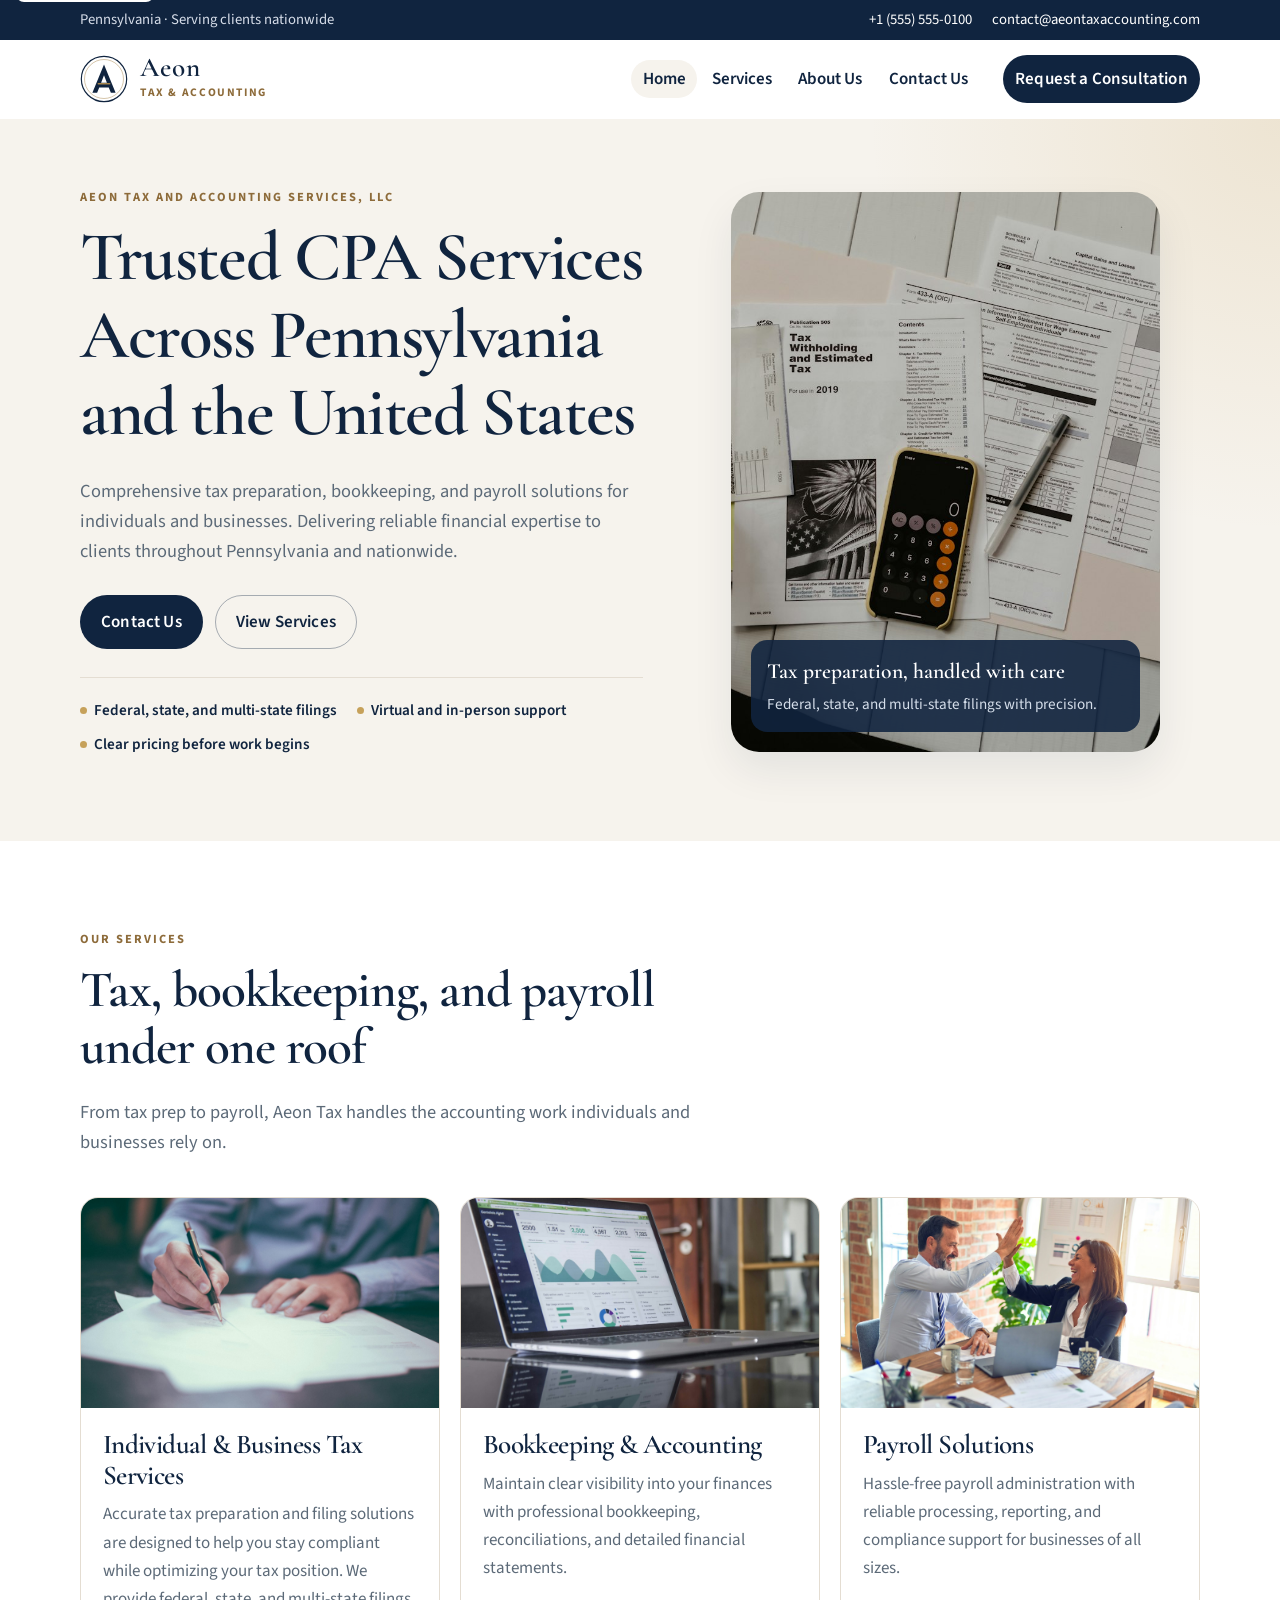
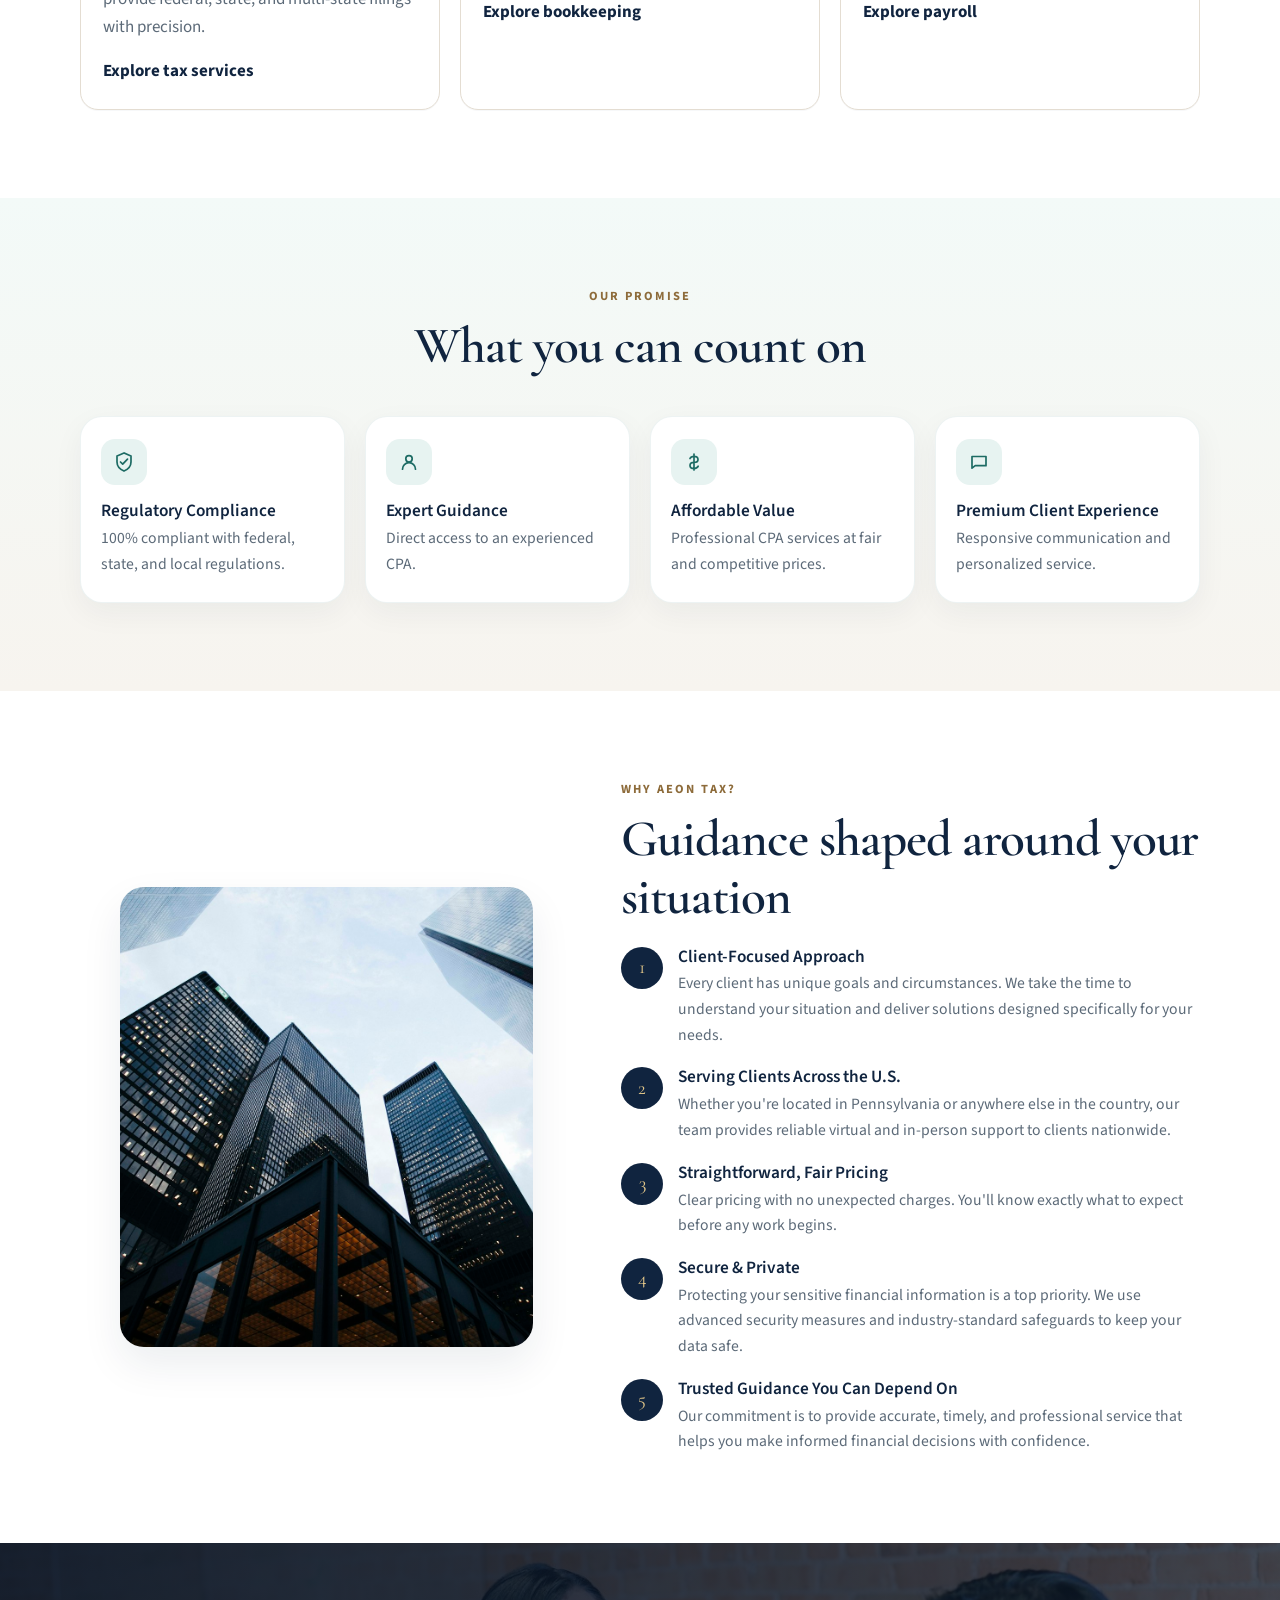
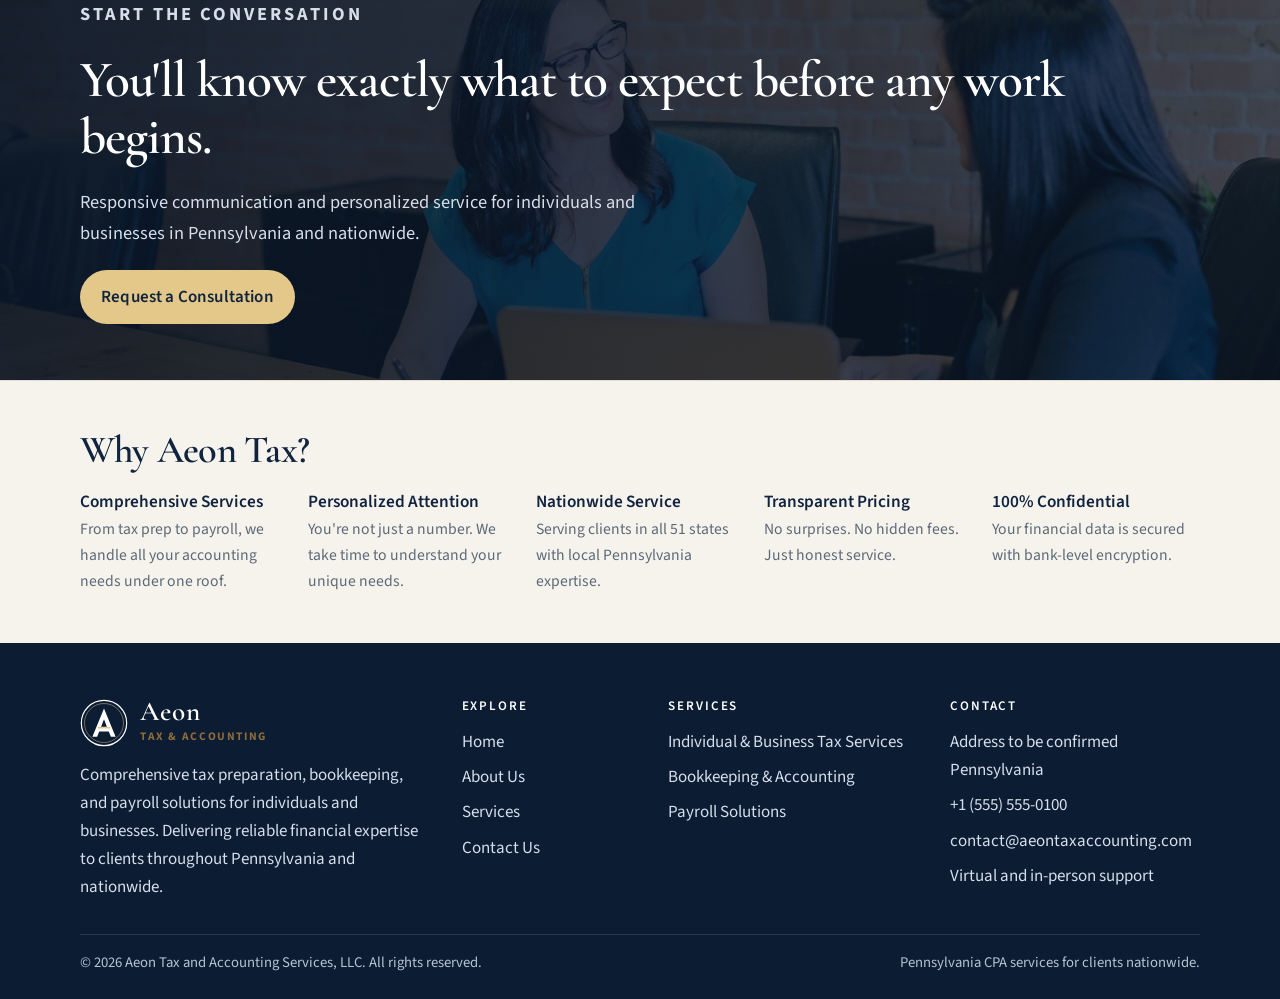
<file: index.html>
<!DOCTYPE html>
<html lang="en">
<head>
  <meta charset="utf-8">
  <meta name="viewport" content="width=device-width, initial-scale=1">
  <title>Aeon Tax and Accounting Services, LLC | CPA Services in Pennsylvania</title>
  <meta name="description" content="Comprehensive tax preparation, bookkeeping, and payroll solutions for individuals and businesses throughout Pennsylvania and nationwide.">
  <meta name="theme-color" content="#10243f">
  <meta property="og:title" content="Aeon Tax and Accounting Services, LLC">
  <meta property="og:description" content="Trusted CPA services across Pennsylvania and the United States. Tax preparation, bookkeeping, and payroll for individuals and businesses.">
  <meta property="og:type" content="website">
  <meta property="og:locale" content="en_US">
  <link rel="icon" href="images/logo/favicon.svg" type="image/svg+xml">
  <link rel="preconnect" href="https://fonts.googleapis.com">
  <link rel="preconnect" href="https://fonts.gstatic.com" crossorigin>
  <link href="https://fonts.googleapis.com/css2?family=Cormorant+Garamond:ital,wght@0,500;0,600;0,700;1,500&family=Source+Sans+3:wght@400;500;600;700&display=swap" rel="stylesheet">
  <link rel="stylesheet" href="css/style.css">
  <script type="application/ld+json">
  {
    "@context": "https://schema.org",
    "@type": "AccountingService",
    "name": "Aeon Tax and Accounting Services, LLC",
    "telephone": "+1-555-555-0100",
    "email": "contact@aeontaxaccounting.com",
    "image": "images/logo/logo.svg",
    "address": {
      "@type": "PostalAddress",
      "addressRegion": "PA",
      "addressCountry": "US"
    },
    "areaServed": ["Pennsylvania", "United States"],
    "description": "Comprehensive tax preparation, bookkeeping, and payroll solutions for individuals and businesses throughout Pennsylvania and nationwide."
  }
  </script>
</head>
<body>
  <a class="skip-link" href="#main">Skip to content</a>
  <header class="site-header">
    <div class="utility">
      <div class="wrap utility-inner">
        <span>Pennsylvania · Serving clients nationwide</span>
        <div class="utility-links">
          <a href="tel:+15555550100">+1 (555) 555-0100</a>
          <a href="mailto:contact@aeontaxaccounting.com">contact@aeontaxaccounting.com</a>
        </div>
      </div>
    </div>
    <div class="wrap header-bar">
      <a class="logo" href="index.html" aria-label="Aeon Tax and Accounting Services, LLC, home">
        <svg class="logo-mark" viewBox="0 0 72 72" aria-hidden="true" focusable="false">
          <circle cx="36" cy="36" r="34" fill="none" stroke="currentColor" stroke-width="1.75"></circle>
          <circle cx="36" cy="36" r="29.25" fill="none" stroke="#A6844A" stroke-width="0.7"></circle>
          <path fill="currentColor" fill-rule="evenodd" d="M36 14.2 53.4 56.8h-7.1l-3.15-8.15H28.85L25.7 56.8h-7.1L36 14.2Zm0 16.15-4.35 11.25h8.7L36 30.35Z"></path>
          <path d="M27.4 43.15h17.2" stroke="#A6844A" stroke-width="2.15" stroke-linecap="round"></path>
        </svg>
        <span>
          <span class="logo-name">Aeon</span>
          <span class="logo-sub">Tax &amp; Accounting</span>
        </span>
      </a>
      <button class="nav-toggle" type="button" aria-expanded="false" aria-controls="site-nav">
        <span class="sr-only">Open menu</span>
        <span class="nav-toggle-bar"></span>
      </button>
      <nav class="site-nav" id="site-nav" aria-label="Primary">
        <ul>
          <li><a href="index.html" aria-current="page">Home</a></li>
          <li class="has-sub">
            <a href="services.html">Services</a>
            <button class="sub-toggle" type="button" aria-expanded="false" aria-controls="service-menu">
              <span class="sr-only">Show services</span>
              <svg width="12" height="8" viewBox="0 0 12 8" aria-hidden="true"><path d="M1 1.5 6 6.5 11 1.5" fill="none" stroke="currentColor" stroke-width="1.6" stroke-linecap="round"></path></svg>
            </button>
            <ul class="submenu" id="service-menu">
              <li><a href="service-pages/tax-services.html">Individual &amp; Business Tax Services</a></li>
              <li><a href="service-pages/bookkeeping.html">Bookkeeping &amp; Accounting</a></li>
              <li><a href="service-pages/payroll.html">Payroll Solutions</a></li>
            </ul>
          </li>
          <li><a href="about.html">About Us</a></li>
          <li><a href="contact.html">Contact Us</a></li>
        </ul>
        <a class="btn btn-primary" href="contact.html">Request a Consultation</a>
      </nav>
    </div>
  </header>

  <main id="main">
    <section class="hero" aria-labelledby="hero-title">
      <div class="wrap hero-grid">
        <div>
          <p class="eyebrow">Aeon Tax and Accounting Services, LLC</p>
          <h1 id="hero-title">Trusted CPA Services Across Pennsylvania and the United States</h1>
          <p class="lead">Comprehensive tax preparation, bookkeeping, and payroll solutions for individuals and businesses. Delivering reliable financial expertise to clients throughout Pennsylvania and nationwide.</p>
          <div class="hero-actions">
            <a class="btn btn-primary" href="contact.html">Contact Us</a>
            <a class="btn btn-line" href="services.html">View Services</a>
          </div>
          <ul class="hero-points">
            <li>Federal, state, and multi-state filings</li>
            <li>Virtual and in-person support</li>
            <li>Clear pricing before work begins</li>
          </ul>
        </div>
        <figure class="hero-visual">
          <img src="images/content/tax-documents.jpg" width="1600" height="1067" alt="U.S. tax forms, including withholding and capital gains schedules, arranged with a calculator">
          <figcaption class="hero-caption">
            <strong>Tax preparation, handled with care</strong>
            <span>Federal, state, and multi-state filings with precision.</span>
          </figcaption>
        </figure>
      </div>
    </section>

    <section class="section" aria-labelledby="services-title">
      <div class="wrap">
        <div class="section-head">
          <p class="eyebrow">Our Services</p>
          <h2 id="services-title">Tax, bookkeeping, and payroll under one roof</h2>
          <p class="lead">From tax prep to payroll, Aeon Tax handles the accounting work individuals and businesses rely on.</p>
        </div>
        <div class="service-grid">
          <article class="card">
            <img src="images/banners/tax.jpg" width="1600" height="1067" alt="Person reviewing and signing financial documents">
            <div class="card-body">
              <h3>Individual &amp; Business Tax Services</h3>
              <p>Accurate tax preparation and filing solutions are designed to help you stay compliant while optimizing your tax position. We provide federal, state, and multi-state filings with precision.</p>
              <a class="text-link" href="service-pages/tax-services.html">Explore tax services</a>
            </div>
          </article>
          <article class="card">
            <img src="images/banners/bookkeeping.jpg" width="1600" height="1067" alt="Laptop displaying financial charts and account figures">
            <div class="card-body">
              <h3>Bookkeeping &amp; Accounting</h3>
              <p>Maintain clear visibility into your finances with professional bookkeeping, reconciliations, and detailed financial statements.</p>
              <a class="text-link" href="service-pages/bookkeeping.html">Explore bookkeeping</a>
            </div>
          </article>
          <article class="card">
            <img src="images/banners/payroll.jpg" width="1600" height="1067" alt="Business owners reviewing paperwork during a meeting">
            <div class="card-body">
              <h3>Payroll Solutions</h3>
              <p>Hassle-free payroll administration with reliable processing, reporting, and compliance support for businesses of all sizes.</p>
              <a class="text-link" href="service-pages/payroll.html">Explore payroll</a>
            </div>
          </article>
        </div>
      </div>
    </section>

    <section class="section promise" aria-labelledby="promise-title">
      <div class="wrap">
        <div class="section-head center">
          <p class="eyebrow">Our Promise</p>
          <h2 id="promise-title">What you can count on</h2>
        </div>
        <div class="promise-grid">
          <article class="promise-card">
            <div class="icon-badge" aria-hidden="true">
              <svg width="24" height="24" viewBox="0 0 24 24" fill="none"><path d="M12 3 5 6v6c0 4.2 2.8 7.2 7 9 4.2-1.8 7-4.8 7-9V6l-7-3Z" stroke="currentColor" stroke-width="1.7"></path><path d="m8.5 12 2.2 2.2 4.8-5" stroke="currentColor" stroke-width="1.7" stroke-linecap="round" stroke-linejoin="round"></path></svg>
            </div>
            <h3>Regulatory Compliance</h3>
            <p>100% compliant with federal, state, and local regulations.</p>
          </article>
          <article class="promise-card">
            <div class="icon-badge" aria-hidden="true">
              <svg width="24" height="24" viewBox="0 0 24 24" fill="none"><path d="M12 12a3.2 3.2 0 1 0-3.2-3.2A3.2 3.2 0 0 0 12 12Z" stroke="currentColor" stroke-width="1.7"></path><path d="M5.5 19.2a6.5 6.5 0 0 1 13 0" stroke="currentColor" stroke-width="1.7" stroke-linecap="round"></path></svg>
            </div>
            <h3>Expert Guidance</h3>
            <p>Direct access to an experienced CPA.</p>
          </article>
          <article class="promise-card">
            <div class="icon-badge" aria-hidden="true">
              <svg width="24" height="24" viewBox="0 0 24 24" fill="none"><path d="M12 4v16M8 8.5c.6-1.4 2-2.2 4-2.2 2.4 0 4 1.2 4 3.1S14.4 12.4 12 12.4 8 13.5 8 15.4s1.7 3.1 4.1 3.1c2 0 3.5-.9 4.1-2.3" stroke="currentColor" stroke-width="1.7" stroke-linecap="round"></path></svg>
            </div>
            <h3>Affordable Value</h3>
            <p>Professional CPA services at fair and competitive prices.</p>
          </article>
          <article class="promise-card">
            <div class="icon-badge" aria-hidden="true">
              <svg width="24" height="24" viewBox="0 0 24 24" fill="none"><path d="M5 6.5h14v9.2H8.2L5 18.2V6.5Z" stroke="currentColor" stroke-width="1.7" stroke-linejoin="round"></path></svg>
            </div>
            <h3>Premium Client Experience</h3>
            <p>Responsive communication and personalized service.</p>
          </article>
        </div>
      </div>
    </section>

    <section class="section" aria-labelledby="why-title">
      <div class="wrap why-grid">
        <figure class="frame">
          <img src="images/content/office-building.jpg" width="1600" height="1067" alt="Glass office towers in a city business district">
        </figure>
        <div>
          <p class="eyebrow">Why Aeon Tax?</p>
          <h2 id="why-title">Guidance shaped around your situation</h2>
          <div class="why-list">
            <article class="why-item">
              <span class="why-index">1</span>
              <div>
                <h3>Client-Focused Approach</h3>
                <p>Every client has unique goals and circumstances. We take the time to understand your situation and deliver solutions designed specifically for your needs.</p>
              </div>
            </article>
            <article class="why-item">
              <span class="why-index">2</span>
              <div>
                <h3>Serving Clients Across the U.S.</h3>
                <p>Whether you're located in Pennsylvania or anywhere else in the country, our team provides reliable virtual and in-person support to clients nationwide.</p>
              </div>
            </article>
            <article class="why-item">
              <span class="why-index">3</span>
              <div>
                <h3>Straightforward, Fair Pricing</h3>
                <p>Clear pricing with no unexpected charges. You'll know exactly what to expect before any work begins.</p>
              </div>
            </article>
            <article class="why-item">
              <span class="why-index">4</span>
              <div>
                <h3>Secure &amp; Private</h3>
                <p>Protecting your sensitive financial information is a top priority. We use advanced security measures and industry-standard safeguards to keep your data safe.</p>
              </div>
            </article>
            <article class="why-item">
              <span class="why-index">5</span>
              <div>
                <h3>Trusted Guidance You Can Depend On</h3>
                <p>Our commitment is to provide accurate, timely, and professional service that helps you make informed financial decisions with confidence.</p>
              </div>
            </article>
          </div>
        </div>
      </div>
    </section>

    <section class="cta-band" aria-labelledby="cta-title">
      <img src="images/content/consulting.jpg" alt="">
      <div class="shade"></div>
      <div class="wrap">
        <p class="eyebrow">Start the conversation</p>
        <h2 id="cta-title">You'll know exactly what to expect before any work begins.</h2>
        <p>Responsive communication and personalized service for individuals and businesses in Pennsylvania and nationwide.</p>
        <a class="btn btn-gold" href="contact.html">Request a Consultation</a>
      </div>
    </section>
  </main>

  <section class="footer-why" aria-labelledby="footer-why-title">
    <div class="wrap">
      <h2 id="footer-why-title">Why Aeon Tax?</h2>
      <div class="footer-why-grid">
        <article>
          <h3>Comprehensive Services</h3>
          <p>From tax prep to payroll, we handle all your accounting needs under one roof.</p>
        </article>
        <article>
          <h3>Personalized Attention</h3>
          <p>You're not just a number. We take time to understand your unique needs.</p>
        </article>
        <article>
          <h3>Nationwide Service</h3>
          <p>Serving clients in all 51 states with local Pennsylvania expertise.</p>
        </article>
        <article>
          <h3>Transparent Pricing</h3>
          <p>No surprises. No hidden fees. Just honest service.</p>
        </article>
        <article>
          <h3>100% Confidential</h3>
          <p>Your financial data is secured with bank-level encryption.</p>
        </article>
      </div>
    </div>
  </section>

  <footer class="site-footer">
    <div class="wrap footer-grid">
      <div class="footer-brand">
        <a class="logo footer-logo" href="index.html" aria-label="Aeon Tax and Accounting Services, LLC, home">
          <svg class="logo-mark" viewBox="0 0 72 72" aria-hidden="true" focusable="false">
            <circle cx="36" cy="36" r="34" fill="none" stroke="currentColor" stroke-width="1.75"></circle>
            <circle cx="36" cy="36" r="29.25" fill="none" stroke="#E4C88A" stroke-width="0.7"></circle>
            <path fill="currentColor" fill-rule="evenodd" d="M36 14.2 53.4 56.8h-7.1l-3.15-8.15H28.85L25.7 56.8h-7.1L36 14.2Zm0 16.15-4.35 11.25h8.7L36 30.35Z"></path>
            <path d="M27.4 43.15h17.2" stroke="#E4C88A" stroke-width="2.15" stroke-linecap="round"></path>
          </svg>
          <span>
            <span class="logo-name">Aeon</span>
            <span class="logo-sub">Tax &amp; Accounting</span>
          </span>
        </a>
        <p>Comprehensive tax preparation, bookkeeping, and payroll solutions for individuals and businesses. Delivering reliable financial expertise to clients throughout Pennsylvania and nationwide.</p>
      </div>
      <div>
        <h2>Explore</h2>
        <ul>
          <li><a href="index.html">Home</a></li>
          <li><a href="about.html">About Us</a></li>
          <li><a href="services.html">Services</a></li>
          <li><a href="contact.html">Contact Us</a></li>
        </ul>
      </div>
      <div>
        <h2>Services</h2>
        <ul>
          <li><a href="service-pages/tax-services.html">Individual &amp; Business Tax Services</a></li>
          <li><a href="service-pages/bookkeeping.html">Bookkeeping &amp; Accounting</a></li>
          <li><a href="service-pages/payroll.html">Payroll Solutions</a></li>
        </ul>
      </div>
      <div>
        <h2>Contact</h2>
        <ul>
          <li>Address to be confirmed<br>Pennsylvania</li>
          <li><a href="tel:+15555550100">+1 (555) 555-0100</a></li>
          <li><a href="mailto:contact@aeontaxaccounting.com">contact@aeontaxaccounting.com</a></li>
          <li>Virtual and in-person support</li>
        </ul>
      </div>
    </div>
    <div class="wrap legal">
      <p>© <span data-year>2026</span> Aeon Tax and Accounting Services, LLC. All rights reserved.</p>
      <p>Pennsylvania CPA services for clients nationwide.</p>
    </div>
  </footer>
  <script src="js/script.js"></script>
</body>
</html>
</file>
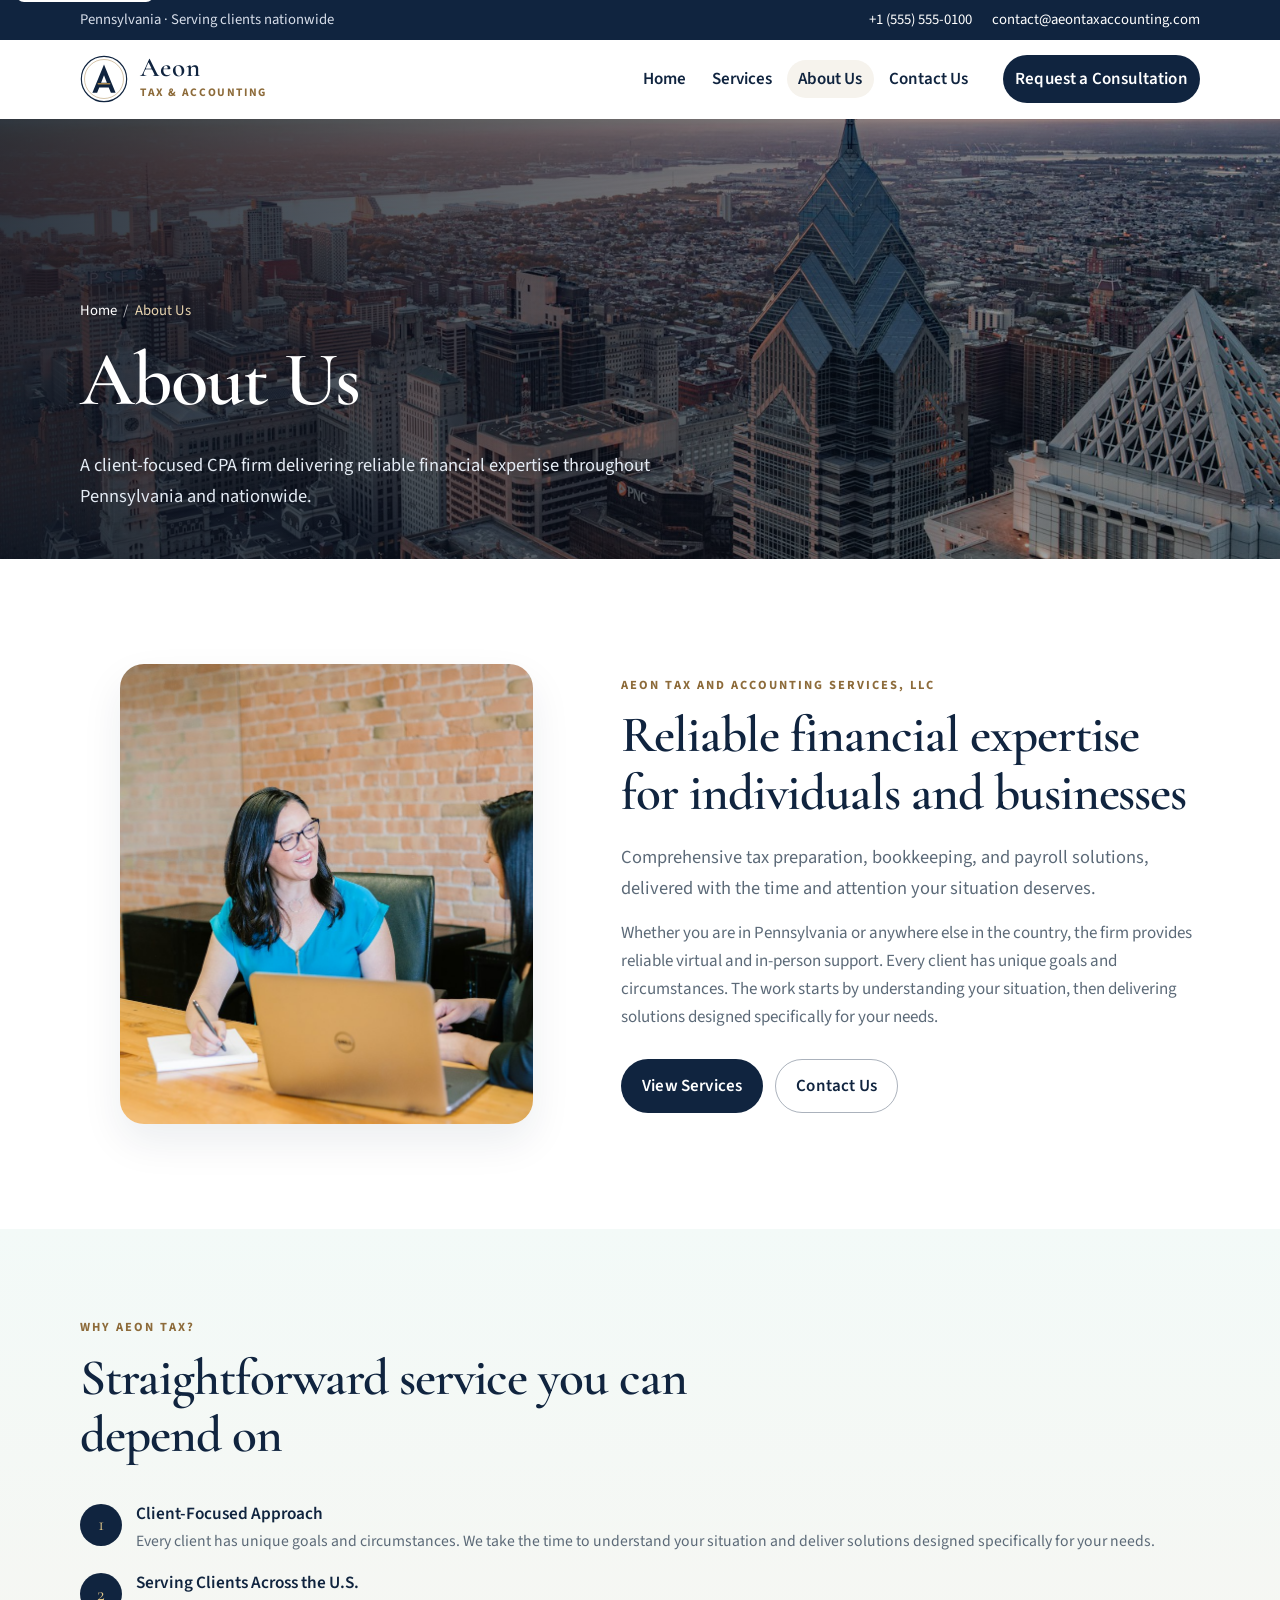
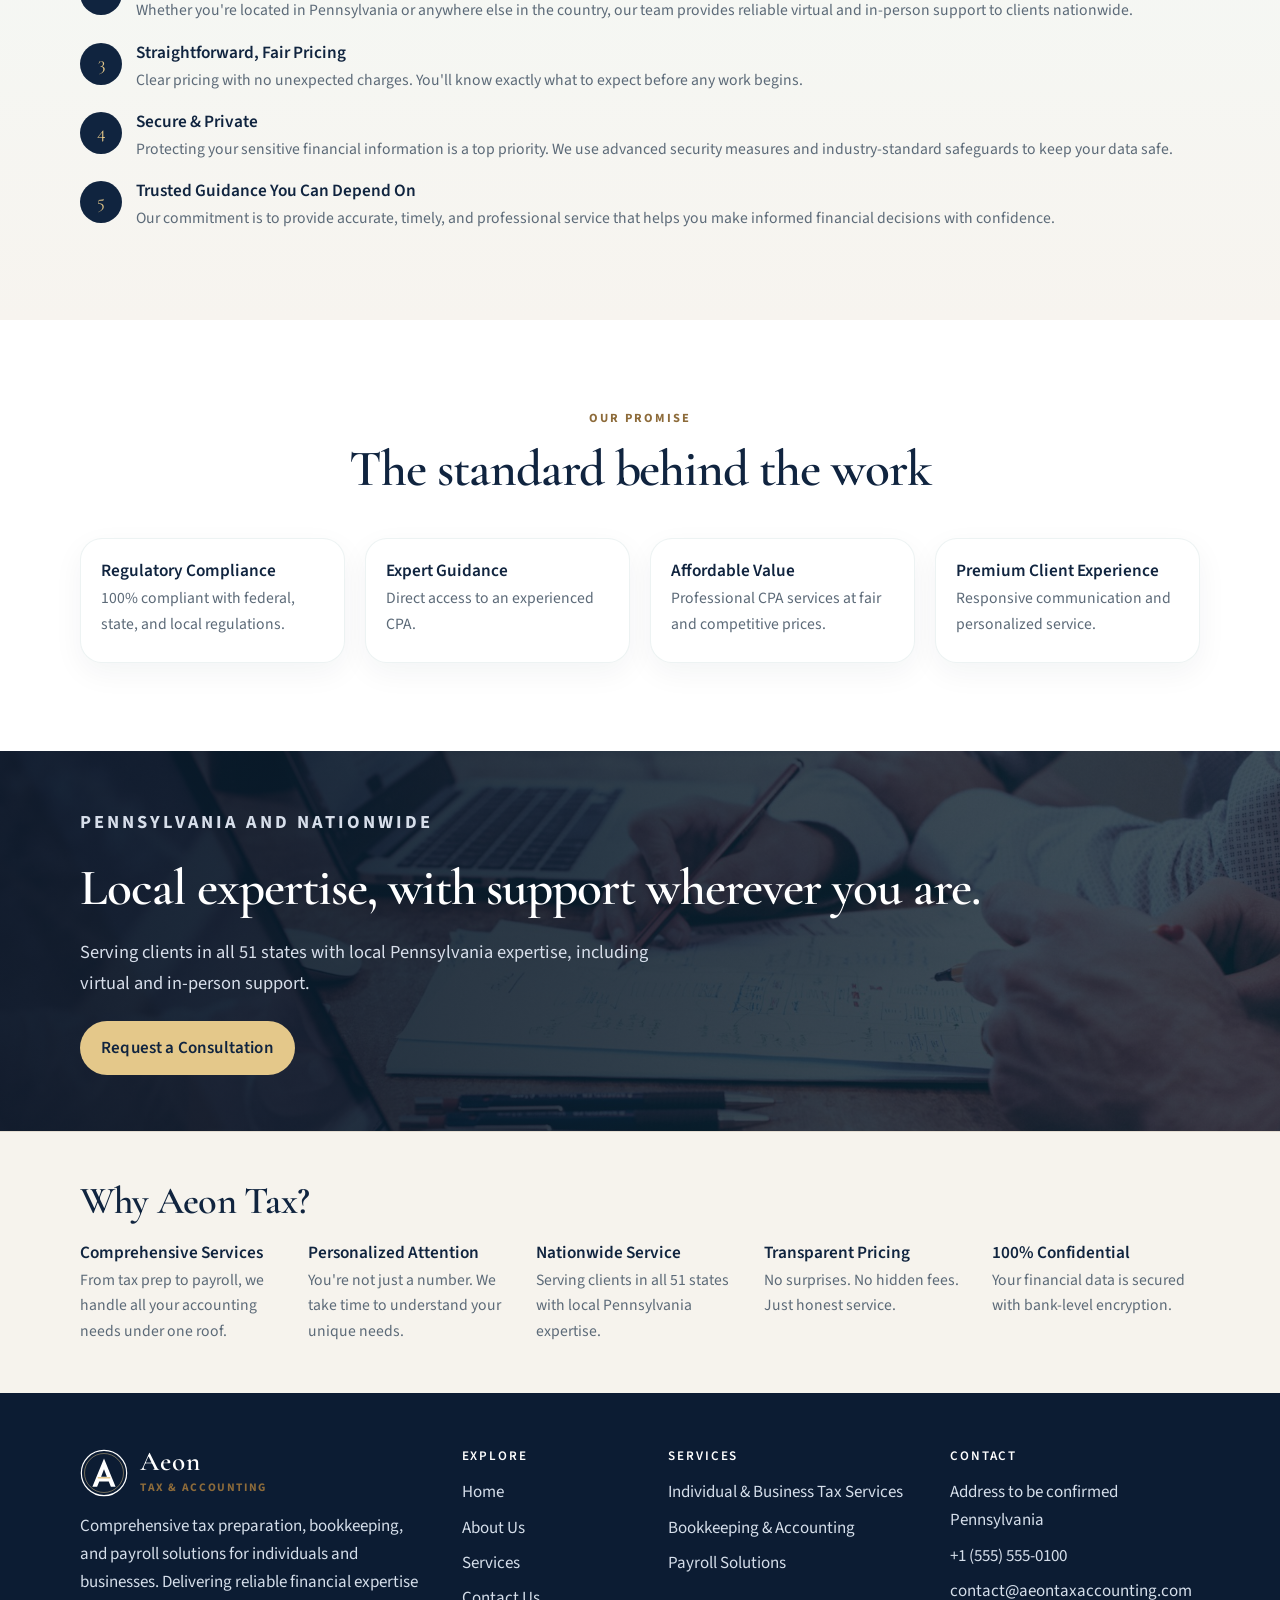
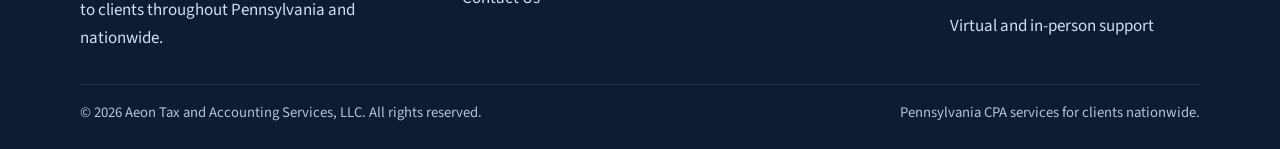
<file: about.html>
<!DOCTYPE html>
<html lang="en">
<head>
  <meta charset="utf-8">
  <meta name="viewport" content="width=device-width, initial-scale=1">
  <title>About Us | Aeon Tax and Accounting Services, LLC</title>
  <meta name="description" content="Aeon Tax and Accounting Services, LLC provides client-focused CPA services with virtual and in-person support across Pennsylvania and the United States.">
  <meta name="theme-color" content="#10243f">
  <meta property="og:title" content="About Aeon Tax and Accounting Services, LLC">
  <meta property="og:description" content="A client-focused CPA firm serving Pennsylvania and clients nationwide with tax, bookkeeping, and payroll support.">
  <meta property="og:type" content="website">
  <link rel="icon" href="images/logo/favicon.svg" type="image/svg+xml">
  <link rel="preconnect" href="https://fonts.googleapis.com">
  <link rel="preconnect" href="https://fonts.gstatic.com" crossorigin>
  <link href="https://fonts.googleapis.com/css2?family=Cormorant+Garamond:ital,wght@0,500;0,600;0,700;1,500&family=Source+Sans+3:wght@400;500;600;700&display=swap" rel="stylesheet">
  <link rel="stylesheet" href="css/style.css">
</head>
<body>
  <a class="skip-link" href="#main">Skip to content</a>
  <header class="site-header">
    <div class="utility">
      <div class="wrap utility-inner">
        <span>Pennsylvania · Serving clients nationwide</span>
        <div class="utility-links">
          <a href="tel:+15555550100">+1 (555) 555-0100</a>
          <a href="mailto:contact@aeontaxaccounting.com">contact@aeontaxaccounting.com</a>
        </div>
      </div>
    </div>
    <div class="wrap header-bar">
      <a class="logo" href="index.html" aria-label="Aeon Tax and Accounting Services, LLC, home">
        <svg class="logo-mark" viewBox="0 0 72 72" aria-hidden="true" focusable="false">
          <circle cx="36" cy="36" r="34" fill="none" stroke="currentColor" stroke-width="1.75"></circle>
          <circle cx="36" cy="36" r="29.25" fill="none" stroke="#A6844A" stroke-width="0.7"></circle>
          <path fill="currentColor" fill-rule="evenodd" d="M36 14.2 53.4 56.8h-7.1l-3.15-8.15H28.85L25.7 56.8h-7.1L36 14.2Zm0 16.15-4.35 11.25h8.7L36 30.35Z"></path>
          <path d="M27.4 43.15h17.2" stroke="#A6844A" stroke-width="2.15" stroke-linecap="round"></path>
        </svg>
        <span>
          <span class="logo-name">Aeon</span>
          <span class="logo-sub">Tax &amp; Accounting</span>
        </span>
      </a>
      <button class="nav-toggle" type="button" aria-expanded="false" aria-controls="site-nav">
        <span class="sr-only">Open menu</span>
        <span class="nav-toggle-bar"></span>
      </button>
      <nav class="site-nav" id="site-nav" aria-label="Primary">
        <ul>
          <li><a href="index.html">Home</a></li>
          <li class="has-sub">
            <a href="services.html">Services</a>
            <button class="sub-toggle" type="button" aria-expanded="false" aria-controls="service-menu">
              <span class="sr-only">Show services</span>
              <svg width="12" height="8" viewBox="0 0 12 8" aria-hidden="true"><path d="M1 1.5 6 6.5 11 1.5" fill="none" stroke="currentColor" stroke-width="1.6" stroke-linecap="round"></path></svg>
            </button>
            <ul class="submenu" id="service-menu">
              <li><a href="service-pages/tax-services.html">Individual &amp; Business Tax Services</a></li>
              <li><a href="service-pages/bookkeeping.html">Bookkeeping &amp; Accounting</a></li>
              <li><a href="service-pages/payroll.html">Payroll Solutions</a></li>
            </ul>
          </li>
          <li><a href="about.html" aria-current="page">About Us</a></li>
          <li><a href="contact.html">Contact Us</a></li>
        </ul>
        <a class="btn btn-primary" href="contact.html">Request a Consultation</a>
      </nav>
    </div>
  </header>

  <main id="main">
    <header class="page-banner">
      <img src="images/banners/about.jpg" alt="Philadelphia skyline along the Schuylkill River at sunrise, including City Hall">
      <div class="shade"></div>
      <div class="wrap">
        <nav class="crumbs" aria-label="Breadcrumb">
          <ol>
            <li><a href="index.html">Home</a></li>
            <li aria-current="page">About Us</li>
          </ol>
        </nav>
        <h1>About Us</h1>
        <p class="lead">A client-focused CPA firm delivering reliable financial expertise throughout Pennsylvania and nationwide.</p>
      </div>
    </header>

    <section class="section" aria-labelledby="about-intro">
      <div class="wrap split">
        <figure class="frame">
          <img src="images/content/consulting.jpg" width="1400" height="933" alt="Two professionals meeting at a conference table with a laptop and notes">
        </figure>
        <div>
          <p class="eyebrow">Aeon Tax and Accounting Services, LLC</p>
          <h2 id="about-intro">Reliable financial expertise for individuals and businesses</h2>
          <p class="lead">Comprehensive tax preparation, bookkeeping, and payroll solutions, delivered with the time and attention your situation deserves.</p>
          <p class="note">Whether you are in Pennsylvania or anywhere else in the country, the firm provides reliable virtual and in-person support. Every client has unique goals and circumstances. The work starts by understanding your situation, then delivering solutions designed specifically for your needs.</p>
          <div class="hero-actions">
            <a class="btn btn-primary" href="services.html">View Services</a>
            <a class="btn btn-line" href="contact.html">Contact Us</a>
          </div>
        </div>
      </div>
    </section>

    <section class="section promise" aria-labelledby="about-why">
      <div class="wrap">
        <div class="section-head">
          <p class="eyebrow">Why Aeon Tax?</p>
          <h2 id="about-why">Straightforward service you can depend on</h2>
        </div>
        <div class="why-list">
          <article class="why-item">
            <span class="why-index">1</span>
            <div>
              <h3>Client-Focused Approach</h3>
              <p>Every client has unique goals and circumstances. We take the time to understand your situation and deliver solutions designed specifically for your needs.</p>
            </div>
          </article>
          <article class="why-item">
            <span class="why-index">2</span>
            <div>
              <h3>Serving Clients Across the U.S.</h3>
              <p>Whether you're located in Pennsylvania or anywhere else in the country, our team provides reliable virtual and in-person support to clients nationwide.</p>
            </div>
          </article>
          <article class="why-item">
            <span class="why-index">3</span>
            <div>
              <h3>Straightforward, Fair Pricing</h3>
              <p>Clear pricing with no unexpected charges. You'll know exactly what to expect before any work begins.</p>
            </div>
          </article>
          <article class="why-item">
            <span class="why-index">4</span>
            <div>
              <h3>Secure &amp; Private</h3>
              <p>Protecting your sensitive financial information is a top priority. We use advanced security measures and industry-standard safeguards to keep your data safe.</p>
            </div>
          </article>
          <article class="why-item">
            <span class="why-index">5</span>
            <div>
              <h3>Trusted Guidance You Can Depend On</h3>
              <p>Our commitment is to provide accurate, timely, and professional service that helps you make informed financial decisions with confidence.</p>
            </div>
          </article>
        </div>
      </div>
    </section>

    <section class="section" aria-labelledby="about-promise">
      <div class="wrap">
        <div class="section-head center">
          <p class="eyebrow">Our Promise</p>
          <h2 id="about-promise">The standard behind the work</h2>
        </div>
        <div class="promise-grid">
          <article class="promise-card">
            <h3>Regulatory Compliance</h3>
            <p>100% compliant with federal, state, and local regulations.</p>
          </article>
          <article class="promise-card">
            <h3>Expert Guidance</h3>
            <p>Direct access to an experienced CPA.</p>
          </article>
          <article class="promise-card">
            <h3>Affordable Value</h3>
            <p>Professional CPA services at fair and competitive prices.</p>
          </article>
          <article class="promise-card">
            <h3>Premium Client Experience</h3>
            <p>Responsive communication and personalized service.</p>
          </article>
        </div>
      </div>
    </section>

    <section class="cta-band" aria-labelledby="about-cta">
      <img src="images/banners/services.jpg" alt="">
      <div class="shade"></div>
      <div class="wrap">
        <p class="eyebrow">Pennsylvania and nationwide</p>
        <h2 id="about-cta">Local expertise, with support wherever you are.</h2>
        <p>Serving clients in all 51 states with local Pennsylvania expertise, including virtual and in-person support.</p>
        <a class="btn btn-gold" href="contact.html">Request a Consultation</a>
      </div>
    </section>
  </main>

  <section class="footer-why" aria-labelledby="footer-why-title">
    <div class="wrap">
      <h2 id="footer-why-title">Why Aeon Tax?</h2>
      <div class="footer-why-grid">
        <article>
          <h3>Comprehensive Services</h3>
          <p>From tax prep to payroll, we handle all your accounting needs under one roof.</p>
        </article>
        <article>
          <h3>Personalized Attention</h3>
          <p>You're not just a number. We take time to understand your unique needs.</p>
        </article>
        <article>
          <h3>Nationwide Service</h3>
          <p>Serving clients in all 51 states with local Pennsylvania expertise.</p>
        </article>
        <article>
          <h3>Transparent Pricing</h3>
          <p>No surprises. No hidden fees. Just honest service.</p>
        </article>
        <article>
          <h3>100% Confidential</h3>
          <p>Your financial data is secured with bank-level encryption.</p>
        </article>
      </div>
    </div>
  </section>

  <footer class="site-footer">
    <div class="wrap footer-grid">
      <div class="footer-brand">
        <a class="logo footer-logo" href="index.html" aria-label="Aeon Tax and Accounting Services, LLC, home">
          <svg class="logo-mark" viewBox="0 0 72 72" aria-hidden="true" focusable="false">
            <circle cx="36" cy="36" r="34" fill="none" stroke="currentColor" stroke-width="1.75"></circle>
            <circle cx="36" cy="36" r="29.25" fill="none" stroke="#E4C88A" stroke-width="0.7"></circle>
            <path fill="currentColor" fill-rule="evenodd" d="M36 14.2 53.4 56.8h-7.1l-3.15-8.15H28.85L25.7 56.8h-7.1L36 14.2Zm0 16.15-4.35 11.25h8.7L36 30.35Z"></path>
            <path d="M27.4 43.15h17.2" stroke="#E4C88A" stroke-width="2.15" stroke-linecap="round"></path>
          </svg>
          <span>
            <span class="logo-name">Aeon</span>
            <span class="logo-sub">Tax &amp; Accounting</span>
          </span>
        </a>
        <p>Comprehensive tax preparation, bookkeeping, and payroll solutions for individuals and businesses. Delivering reliable financial expertise to clients throughout Pennsylvania and nationwide.</p>
      </div>
      <div>
        <h2>Explore</h2>
        <ul>
          <li><a href="index.html">Home</a></li>
          <li><a href="about.html">About Us</a></li>
          <li><a href="services.html">Services</a></li>
          <li><a href="contact.html">Contact Us</a></li>
        </ul>
      </div>
      <div>
        <h2>Services</h2>
        <ul>
          <li><a href="service-pages/tax-services.html">Individual &amp; Business Tax Services</a></li>
          <li><a href="service-pages/bookkeeping.html">Bookkeeping &amp; Accounting</a></li>
          <li><a href="service-pages/payroll.html">Payroll Solutions</a></li>
        </ul>
      </div>
      <div>
        <h2>Contact</h2>
        <ul>
          <li>Address to be confirmed<br>Pennsylvania</li>
          <li><a href="tel:+15555550100">+1 (555) 555-0100</a></li>
          <li><a href="mailto:contact@aeontaxaccounting.com">contact@aeontaxaccounting.com</a></li>
          <li>Virtual and in-person support</li>
        </ul>
      </div>
    </div>
    <div class="wrap legal">
      <p>© <span data-year>2026</span> Aeon Tax and Accounting Services, LLC. All rights reserved.</p>
      <p>Pennsylvania CPA services for clients nationwide.</p>
    </div>
  </footer>
  <script src="js/script.js"></script>
</body>
</html>
</file>
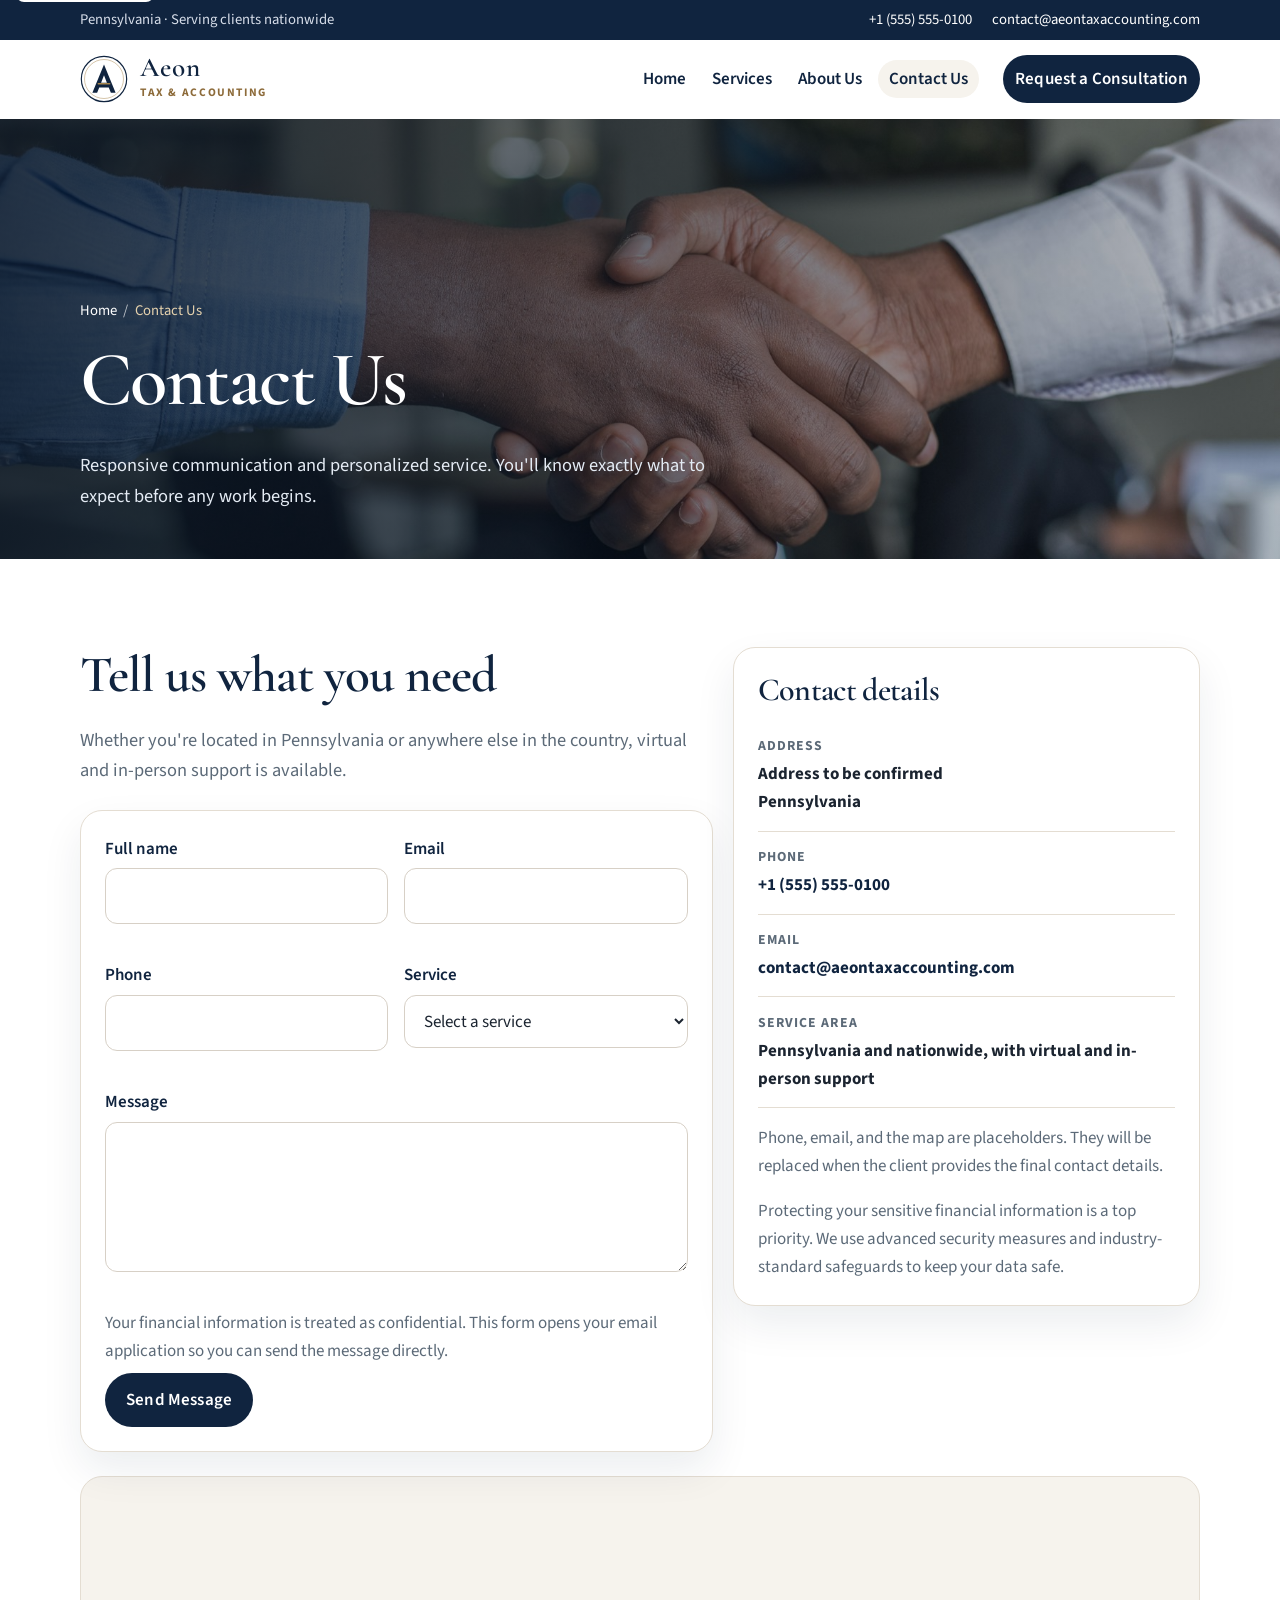
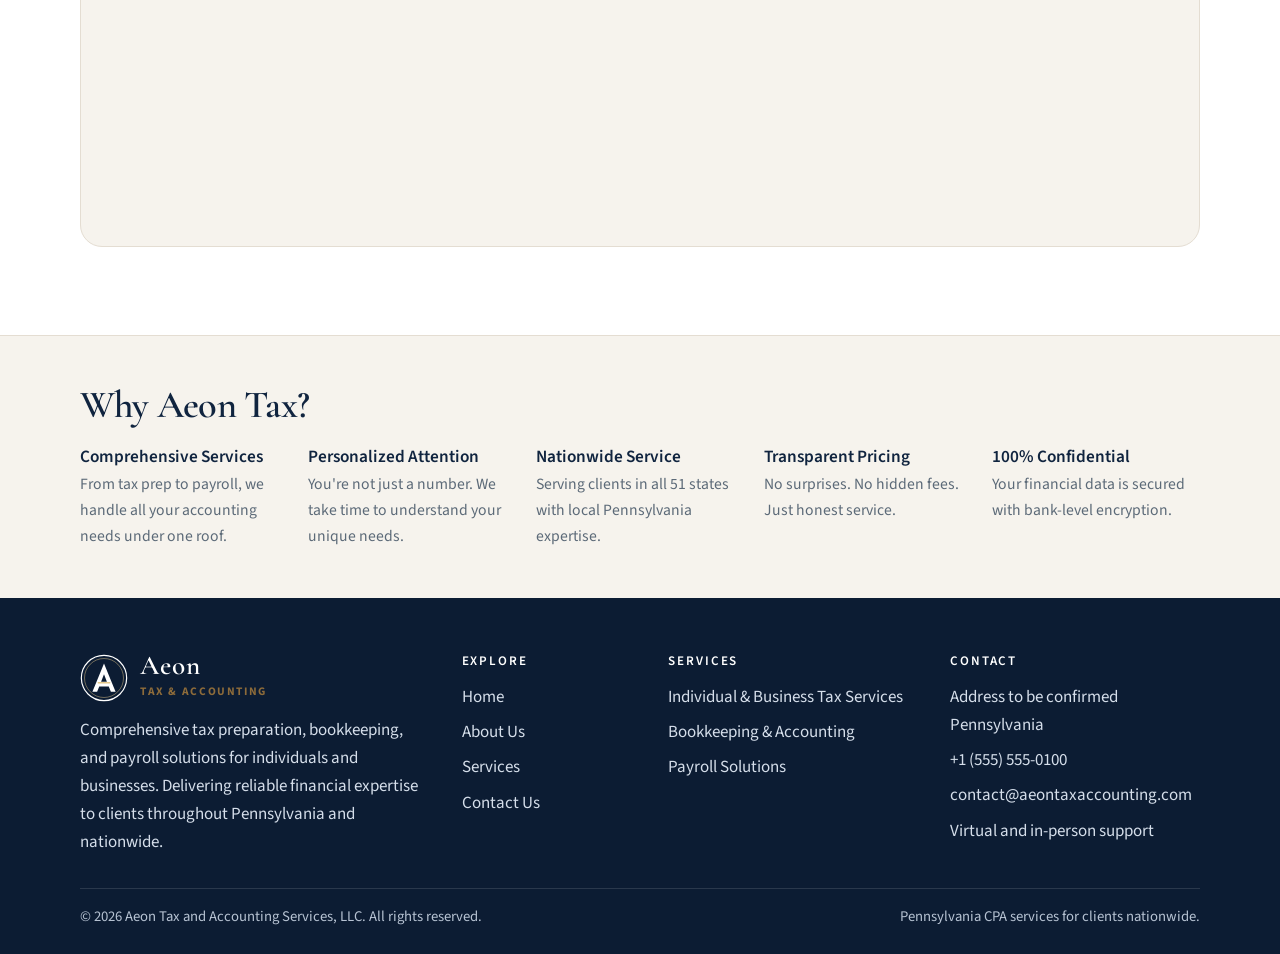
<file: contact.html>
<!DOCTYPE html>
<html lang="en">
<head>
  <meta charset="utf-8">
  <meta name="viewport" content="width=device-width, initial-scale=1">
  <title>Contact Us | Aeon Tax and Accounting Services, LLC</title>
  <meta name="description" content="Contact Aeon Tax and Accounting Services, LLC about tax preparation, bookkeeping, and payroll support in Pennsylvania and nationwide.">
  <meta name="theme-color" content="#10243f">
  <meta property="og:title" content="Contact Aeon Tax and Accounting Services, LLC">
  <meta property="og:description" content="Contact Aeon Tax and Accounting Services, LLC about tax preparation, bookkeeping, and payroll support in Pennsylvania and nationwide.">
  <meta property="og:type" content="website">
  <link rel="icon" href="images/logo/favicon.svg" type="image/svg+xml">
  <link rel="preconnect" href="https://fonts.googleapis.com">
  <link rel="preconnect" href="https://fonts.gstatic.com" crossorigin>
  <link href="https://fonts.googleapis.com/css2?family=Cormorant+Garamond:ital,wght@0,500;0,600;0,700;1,500&family=Source+Sans+3:wght@400;500;600;700&display=swap" rel="stylesheet">
  <link rel="stylesheet" href="css/style.css">
</head>
<body>
  <a class="skip-link" href="#main">Skip to content</a>
  <header class="site-header">
    <div class="utility">
      <div class="wrap utility-inner">
        <span>Pennsylvania · Serving clients nationwide</span>
        <div class="utility-links">
          <a href="tel:+15555550100">+1 (555) 555-0100</a>
          <a href="mailto:contact@aeontaxaccounting.com">contact@aeontaxaccounting.com</a>
        </div>
      </div>
    </div>
    <div class="wrap header-bar">
      <a class="logo" href="index.html" aria-label="Aeon Tax and Accounting Services, LLC, home">
        <svg class="logo-mark" viewBox="0 0 72 72" aria-hidden="true" focusable="false">
          <circle cx="36" cy="36" r="34" fill="none" stroke="currentColor" stroke-width="1.75"></circle>
          <circle cx="36" cy="36" r="29.25" fill="none" stroke="#A6844A" stroke-width="0.7"></circle>
          <path fill="currentColor" fill-rule="evenodd" d="M36 14.2 53.4 56.8h-7.1l-3.15-8.15H28.85L25.7 56.8h-7.1L36 14.2Zm0 16.15-4.35 11.25h8.7L36 30.35Z"></path>
          <path d="M27.4 43.15h17.2" stroke="#A6844A" stroke-width="2.15" stroke-linecap="round"></path>
        </svg>
        <span>
          <span class="logo-name">Aeon</span>
          <span class="logo-sub">Tax &amp; Accounting</span>
        </span>
      </a>
      <button class="nav-toggle" type="button" aria-expanded="false" aria-controls="site-nav">
        <span class="sr-only">Open menu</span>
        <span class="nav-toggle-bar"></span>
      </button>
      <nav class="site-nav" id="site-nav" aria-label="Primary">
        <ul>
          <li><a href="index.html">Home</a></li>
          <li class="has-sub">
            <a href="services.html">Services</a>
            <button class="sub-toggle" type="button" aria-expanded="false" aria-controls="service-menu">
              <span class="sr-only">Show services</span>
              <svg width="12" height="8" viewBox="0 0 12 8" aria-hidden="true"><path d="M1 1.5 6 6.5 11 1.5" fill="none" stroke="currentColor" stroke-width="1.6" stroke-linecap="round"></path></svg>
            </button>
            <ul class="submenu" id="service-menu">
              <li><a href="service-pages/tax-services.html">Individual &amp; Business Tax Services</a></li>
              <li><a href="service-pages/bookkeeping.html">Bookkeeping &amp; Accounting</a></li>
              <li><a href="service-pages/payroll.html">Payroll Solutions</a></li>
            </ul>
          </li>
          <li><a href="about.html">About Us</a></li>
          <li><a href="contact.html" aria-current="page">Contact Us</a></li>
        </ul>
        <a class="btn btn-primary" href="contact.html">Request a Consultation</a>
      </nav>
    </div>
  </header>

  <main id="main">
    <header class="page-banner">
      <img src="images/banners/contact.jpg" alt="Two professionals shaking hands in an office">
      <div class="shade"></div>
      <div class="wrap">
        <nav class="crumbs" aria-label="Breadcrumb">
          <ol>
            <li><a href="index.html">Home</a></li>
            <li aria-current="page">Contact Us</li>
          </ol>
        </nav>
        <h1>Contact Us</h1>
        <p class="lead">Responsive communication and personalized service. You'll know exactly what to expect before any work begins.</p>
      </div>
    </header>

    <section class="section" aria-labelledby="contact-title">
      <div class="wrap contact-grid">
        <div>
          <h2 id="contact-title">Tell us what you need</h2>
          <p class="lead">Whether you're located in Pennsylvania or anywhere else in the country, virtual and in-person support is available.</p>
          <form class="contact-form" data-contact-form novalidate>
            <div class="form-grid">
              <div class="field">
                <label for="name">Full name</label>
                <input id="name" name="name" type="text" autocomplete="name" required aria-describedby="name-error">
                <p class="field-error" id="name-error" role="alert"></p>
              </div>
              <div class="field">
                <label for="email">Email</label>
                <input id="email" name="email" type="email" autocomplete="email" required aria-describedby="email-error">
                <p class="field-error" id="email-error" role="alert"></p>
              </div>
              <div class="field">
                <label for="phone">Phone</label>
                <input id="phone" name="phone" type="tel" autocomplete="tel" aria-describedby="phone-error">
                <p class="field-error" id="phone-error" role="alert"></p>
              </div>
              <div class="field">
                <label for="service">Service</label>
                <select id="service" name="service" required aria-describedby="service-error">
                  <option value="">Select a service</option>
                  <option value="individual-tax">Individual tax filings</option>
                  <option value="business-tax">Business tax filings</option>
                  <option value="bookkeeping">Bookkeeping &amp; Accounting</option>
                  <option value="payroll">Payroll Solutions</option>
                  <option value="general">General question</option>
                </select>
                <p class="field-error" id="service-error" role="alert"></p>
              </div>
              <div class="field field-wide">
                <label for="message">Message</label>
                <textarea id="message" name="message" required aria-describedby="message-error"></textarea>
                <p class="field-error" id="message-error" role="alert"></p>
              </div>
            </div>
            <p class="note">Your financial information is treated as confidential. This form opens your email application so you can send the message directly.</p>
            <div class="form-actions">
              <button class="btn btn-primary" type="submit">Send Message</button>
            </div>
            <p class="form-status" data-form-status role="status" hidden></p>
          </form>
        </div>
        <aside class="contact-panel" aria-label="Office contact details">
          <h2>Contact details</h2>
          <div class="fact">
            <span>Address</span>
            <strong>Address to be confirmed<br>Pennsylvania</strong>
          </div>
          <div class="fact">
            <span>Phone</span>
            <a href="tel:+15555550100">+1 (555) 555-0100</a>
          </div>
          <div class="fact">
            <span>Email</span>
            <a href="mailto:contact@aeontaxaccounting.com">contact@aeontaxaccounting.com</a>
          </div>
          <div class="fact">
            <span>Service area</span>
            <strong>Pennsylvania and nationwide, with virtual and in-person support</strong>
          </div>
          <p class="note">Phone, email, and the map are placeholders. They will be replaced when the client provides the final contact details.</p>
          <p class="note">Protecting your sensitive financial information is a top priority. We use advanced security measures and industry-standard safeguards to keep your data safe.</p>
        </aside>
      </div>
      <div class="wrap">
        <div class="map-wrap">
          <iframe title="Placeholder map of Pennsylvania" src="https://maps.google.com/maps?q=Pennsylvania%2C%20USA&amp;z=6&amp;output=embed" loading="lazy" referrerpolicy="no-referrer-when-downgrade"></iframe>
        </div>
      </div>
    </section>
  </main>

  <section class="footer-why" aria-labelledby="footer-why-title">
    <div class="wrap">
      <h2 id="footer-why-title">Why Aeon Tax?</h2>
      <div class="footer-why-grid">
        <article>
          <h3>Comprehensive Services</h3>
          <p>From tax prep to payroll, we handle all your accounting needs under one roof.</p>
        </article>
        <article>
          <h3>Personalized Attention</h3>
          <p>You're not just a number. We take time to understand your unique needs.</p>
        </article>
        <article>
          <h3>Nationwide Service</h3>
          <p>Serving clients in all 51 states with local Pennsylvania expertise.</p>
        </article>
        <article>
          <h3>Transparent Pricing</h3>
          <p>No surprises. No hidden fees. Just honest service.</p>
        </article>
        <article>
          <h3>100% Confidential</h3>
          <p>Your financial data is secured with bank-level encryption.</p>
        </article>
      </div>
    </div>
  </section>

  <footer class="site-footer">
    <div class="wrap footer-grid">
      <div class="footer-brand">
        <a class="logo footer-logo" href="index.html" aria-label="Aeon Tax and Accounting Services, LLC, home">
          <svg class="logo-mark" viewBox="0 0 72 72" aria-hidden="true" focusable="false">
            <circle cx="36" cy="36" r="34" fill="none" stroke="currentColor" stroke-width="1.75"></circle>
            <circle cx="36" cy="36" r="29.25" fill="none" stroke="#E4C88A" stroke-width="0.7"></circle>
            <path fill="currentColor" fill-rule="evenodd" d="M36 14.2 53.4 56.8h-7.1l-3.15-8.15H28.85L25.7 56.8h-7.1L36 14.2Zm0 16.15-4.35 11.25h8.7L36 30.35Z"></path>
            <path d="M27.4 43.15h17.2" stroke="#E4C88A" stroke-width="2.15" stroke-linecap="round"></path>
          </svg>
          <span>
            <span class="logo-name">Aeon</span>
            <span class="logo-sub">Tax &amp; Accounting</span>
          </span>
        </a>
        <p>Comprehensive tax preparation, bookkeeping, and payroll solutions for individuals and businesses. Delivering reliable financial expertise to clients throughout Pennsylvania and nationwide.</p>
      </div>
      <div>
        <h2>Explore</h2>
        <ul>
          <li><a href="index.html">Home</a></li>
          <li><a href="about.html">About Us</a></li>
          <li><a href="services.html">Services</a></li>
          <li><a href="contact.html">Contact Us</a></li>
        </ul>
      </div>
      <div>
        <h2>Services</h2>
        <ul>
          <li><a href="service-pages/tax-services.html">Individual &amp; Business Tax Services</a></li>
          <li><a href="service-pages/bookkeeping.html">Bookkeeping &amp; Accounting</a></li>
          <li><a href="service-pages/payroll.html">Payroll Solutions</a></li>
        </ul>
      </div>
      <div>
        <h2>Contact</h2>
        <ul>
          <li>Address to be confirmed<br>Pennsylvania</li>
          <li><a href="tel:+15555550100">+1 (555) 555-0100</a></li>
          <li><a href="mailto:contact@aeontaxaccounting.com">contact@aeontaxaccounting.com</a></li>
          <li>Virtual and in-person support</li>
        </ul>
      </div>
    </div>
    <div class="wrap legal">
      <p>© <span data-year>2026</span> Aeon Tax and Accounting Services, LLC. All rights reserved.</p>
      <p>Pennsylvania CPA services for clients nationwide.</p>
    </div>
  </footer>
  <script src="js/script.js"></script>
</body>
</html>
</file>
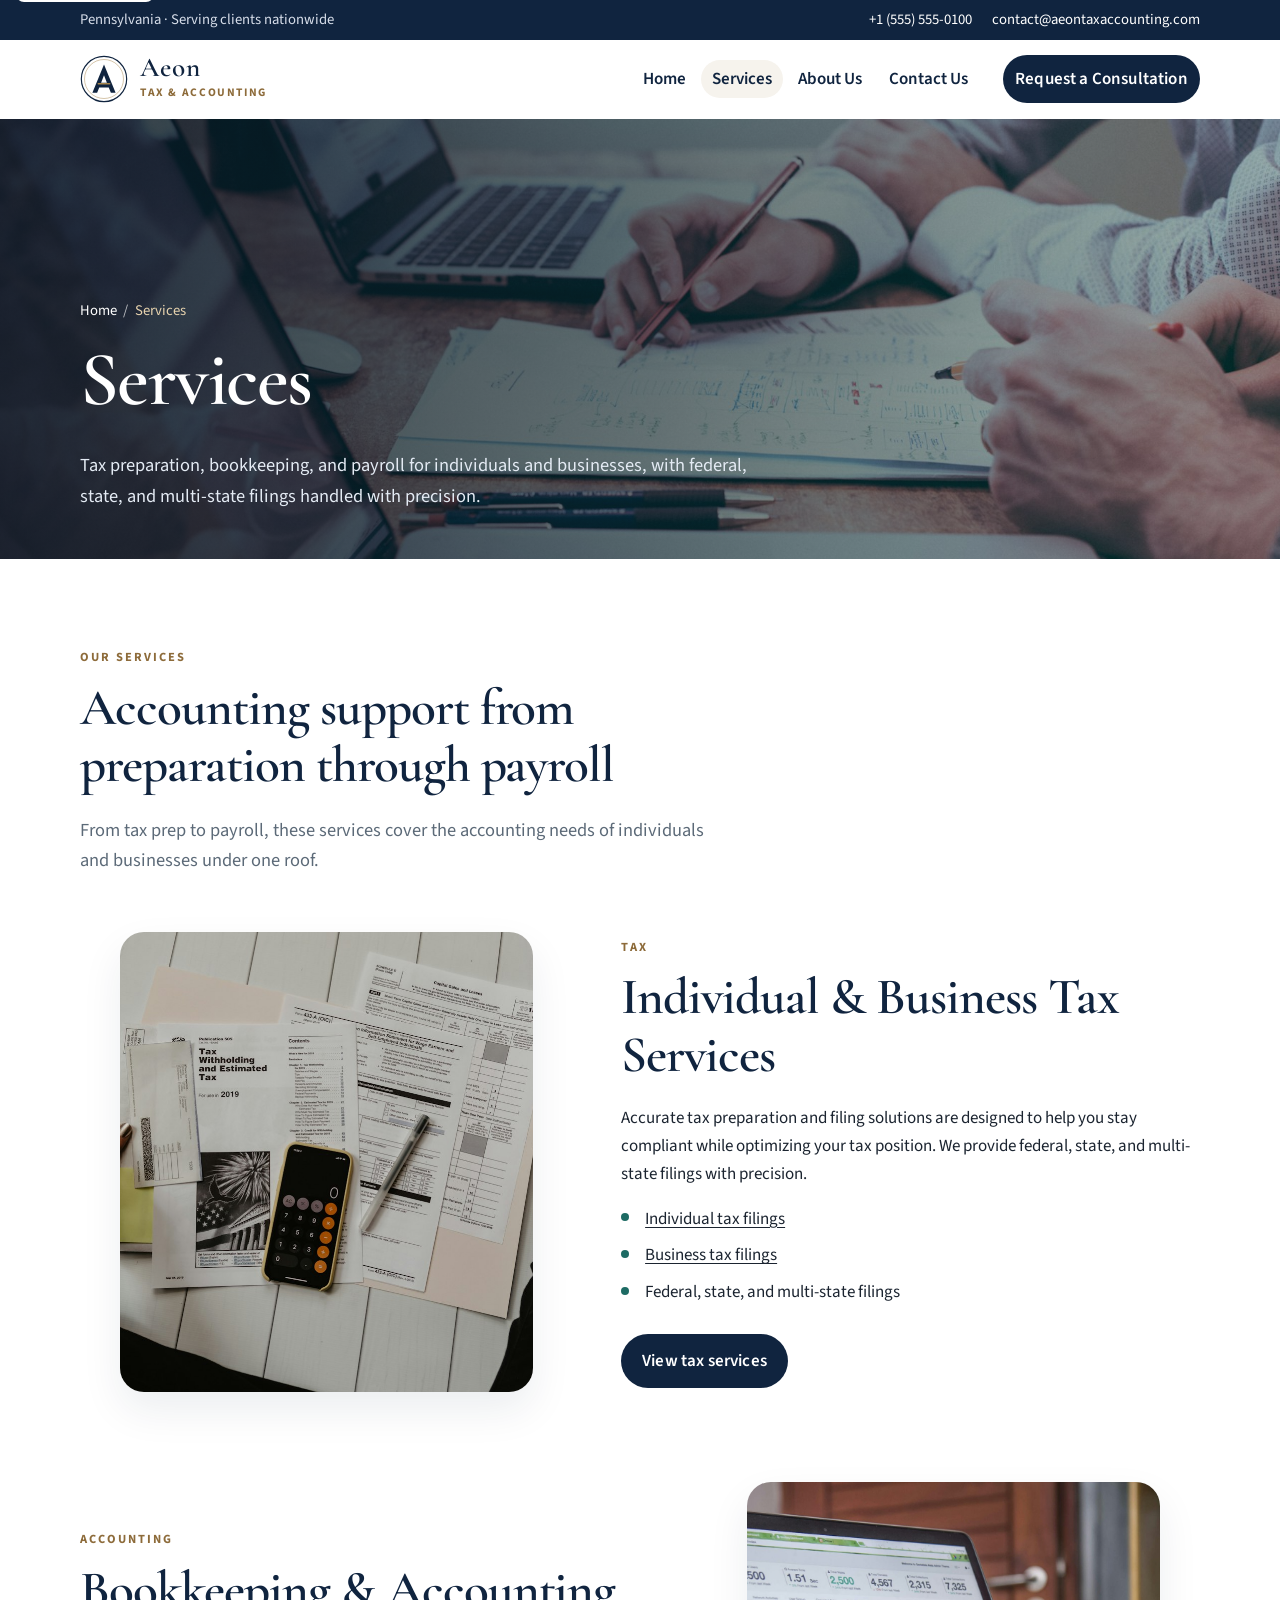
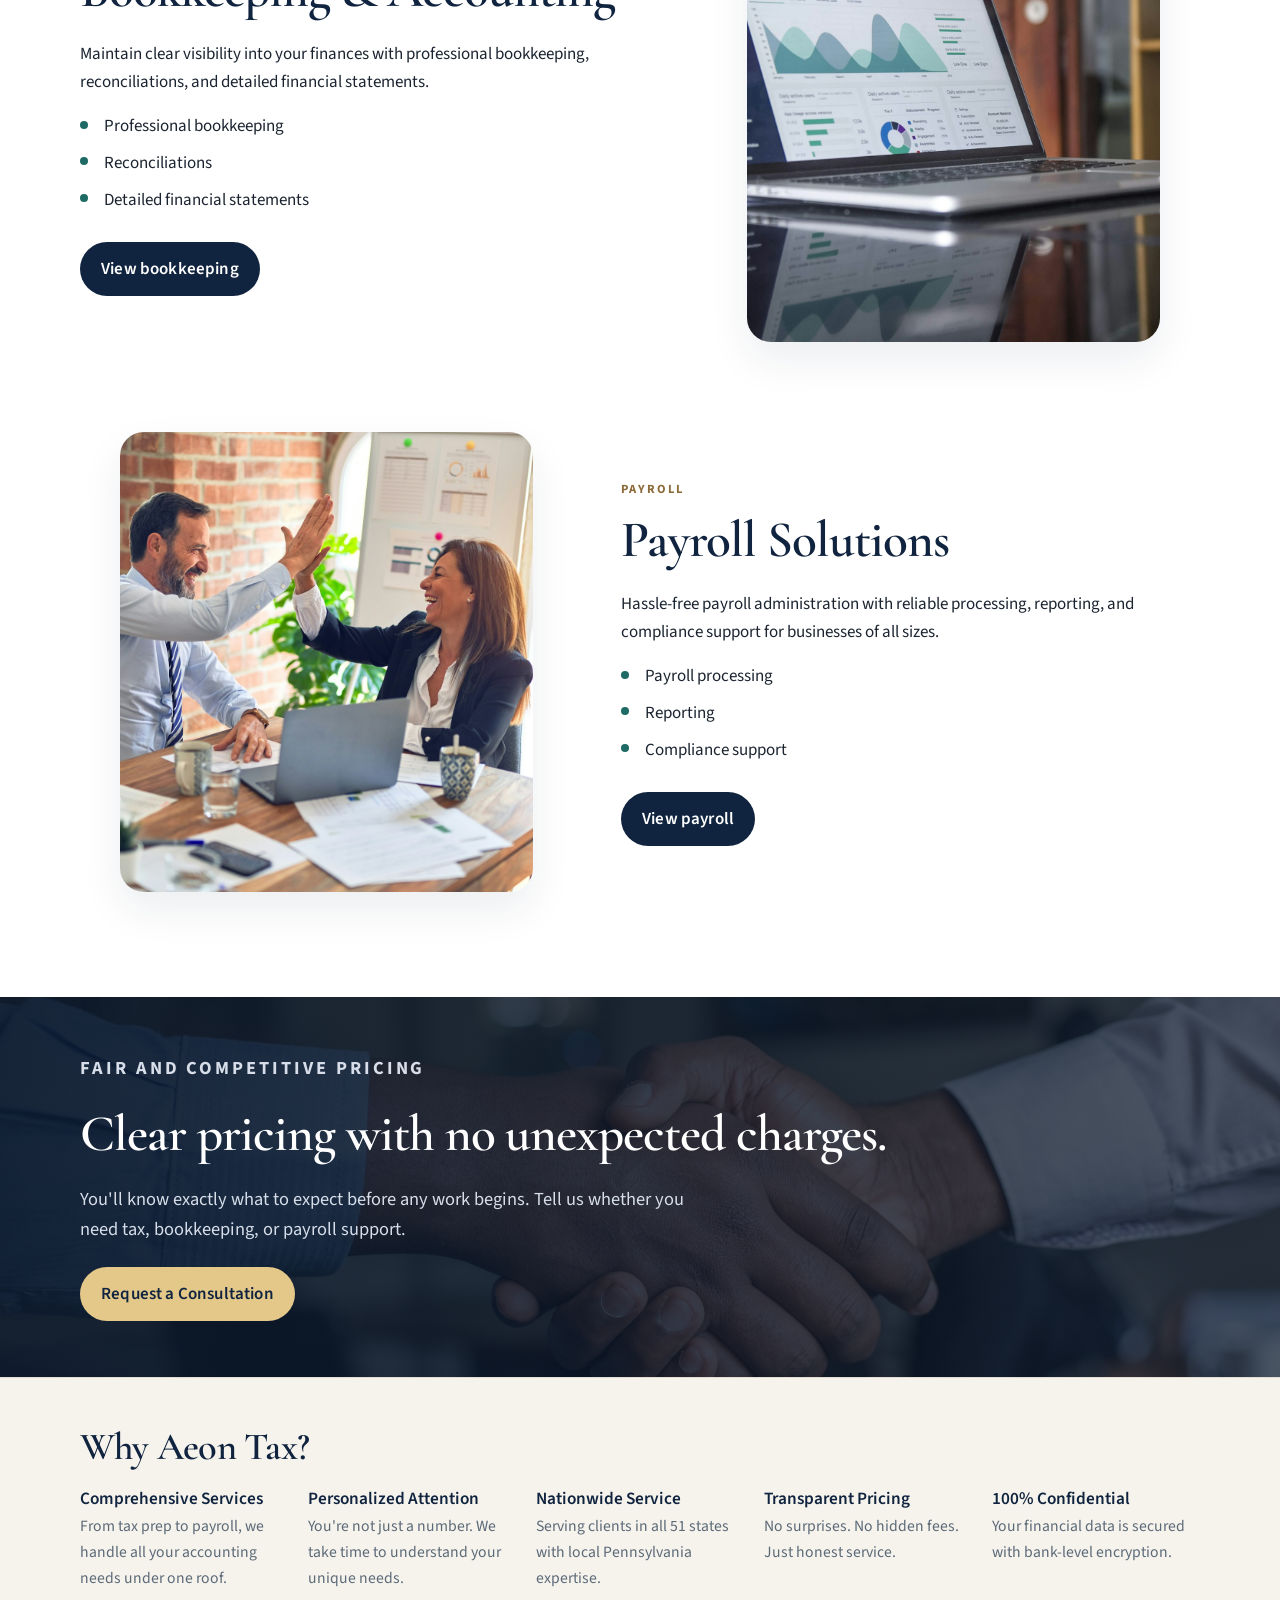
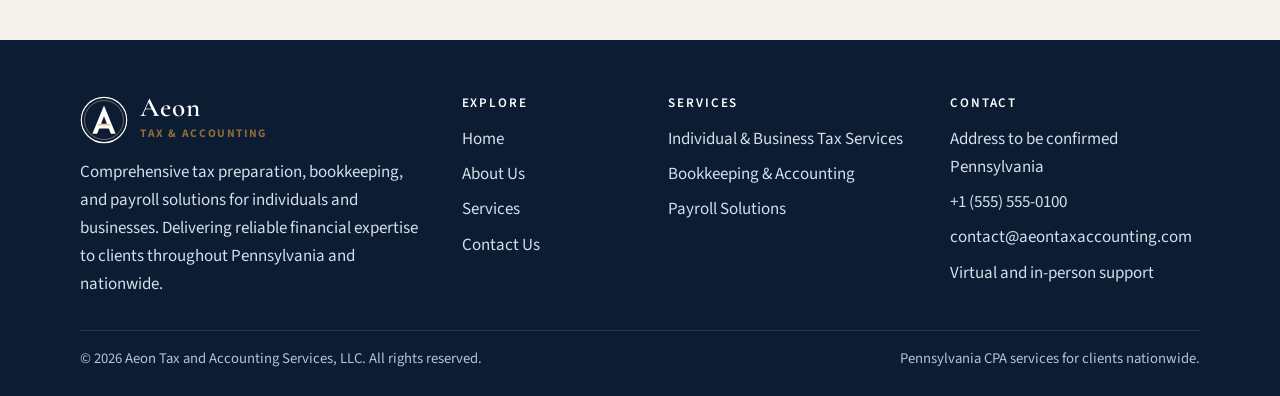
<file: services.html>
<!DOCTYPE html>
<html lang="en">
<head>
  <meta charset="utf-8">
  <meta name="viewport" content="width=device-width, initial-scale=1">
  <title>CPA Services | Aeon Tax and Accounting Services, LLC</title>
  <meta name="description" content="Individual and business tax preparation, bookkeeping and accounting, and payroll solutions from a Pennsylvania CPA firm serving clients nationwide.">
  <meta name="theme-color" content="#10243f">
  <meta property="og:title" content="CPA Services | Aeon Tax and Accounting Services, LLC">
  <meta property="og:description" content="Tax preparation, bookkeeping, and payroll for individuals and businesses in Pennsylvania and across the United States.">
  <meta property="og:type" content="website">
  <link rel="icon" href="images/logo/favicon.svg" type="image/svg+xml">
  <link rel="preconnect" href="https://fonts.googleapis.com">
  <link rel="preconnect" href="https://fonts.gstatic.com" crossorigin>
  <link href="https://fonts.googleapis.com/css2?family=Cormorant+Garamond:ital,wght@0,500;0,600;0,700;1,500&family=Source+Sans+3:wght@400;500;600;700&display=swap" rel="stylesheet">
  <link rel="stylesheet" href="css/style.css">
</head>
<body>
  <a class="skip-link" href="#main">Skip to content</a>
  <header class="site-header">
    <div class="utility">
      <div class="wrap utility-inner">
        <span>Pennsylvania · Serving clients nationwide</span>
        <div class="utility-links">
          <a href="tel:+15555550100">+1 (555) 555-0100</a>
          <a href="mailto:contact@aeontaxaccounting.com">contact@aeontaxaccounting.com</a>
        </div>
      </div>
    </div>
    <div class="wrap header-bar">
      <a class="logo" href="index.html" aria-label="Aeon Tax and Accounting Services, LLC, home">
        <svg class="logo-mark" viewBox="0 0 72 72" aria-hidden="true" focusable="false">
          <circle cx="36" cy="36" r="34" fill="none" stroke="currentColor" stroke-width="1.75"></circle>
          <circle cx="36" cy="36" r="29.25" fill="none" stroke="#A6844A" stroke-width="0.7"></circle>
          <path fill="currentColor" fill-rule="evenodd" d="M36 14.2 53.4 56.8h-7.1l-3.15-8.15H28.85L25.7 56.8h-7.1L36 14.2Zm0 16.15-4.35 11.25h8.7L36 30.35Z"></path>
          <path d="M27.4 43.15h17.2" stroke="#A6844A" stroke-width="2.15" stroke-linecap="round"></path>
        </svg>
        <span>
          <span class="logo-name">Aeon</span>
          <span class="logo-sub">Tax &amp; Accounting</span>
        </span>
      </a>
      <button class="nav-toggle" type="button" aria-expanded="false" aria-controls="site-nav">
        <span class="sr-only">Open menu</span>
        <span class="nav-toggle-bar"></span>
      </button>
      <nav class="site-nav" id="site-nav" aria-label="Primary">
        <ul>
          <li><a href="index.html">Home</a></li>
          <li class="has-sub">
            <a href="services.html" aria-current="page">Services</a>
            <button class="sub-toggle" type="button" aria-expanded="false" aria-controls="service-menu">
              <span class="sr-only">Show services</span>
              <svg width="12" height="8" viewBox="0 0 12 8" aria-hidden="true"><path d="M1 1.5 6 6.5 11 1.5" fill="none" stroke="currentColor" stroke-width="1.6" stroke-linecap="round"></path></svg>
            </button>
            <ul class="submenu" id="service-menu">
              <li><a href="service-pages/tax-services.html">Individual &amp; Business Tax Services</a></li>
              <li><a href="service-pages/bookkeeping.html">Bookkeeping &amp; Accounting</a></li>
              <li><a href="service-pages/payroll.html">Payroll Solutions</a></li>
            </ul>
          </li>
          <li><a href="about.html">About Us</a></li>
          <li><a href="contact.html">Contact Us</a></li>
        </ul>
        <a class="btn btn-primary" href="contact.html">Request a Consultation</a>
      </nav>
    </div>
  </header>

  <main id="main">
    <header class="page-banner">
      <img src="images/banners/services.jpg" alt="Professionals reviewing notes and laptops during a working session">
      <div class="shade"></div>
      <div class="wrap">
        <nav class="crumbs" aria-label="Breadcrumb">
          <ol>
            <li><a href="index.html">Home</a></li>
            <li aria-current="page">Services</li>
          </ol>
        </nav>
        <h1>Services</h1>
        <p class="lead">Tax preparation, bookkeeping, and payroll for individuals and businesses, with federal, state, and multi-state filings handled with precision.</p>
      </div>
    </header>

    <section class="section" aria-labelledby="service-list-title">
      <div class="wrap">
        <div class="section-head">
          <p class="eyebrow">Our Services</p>
          <h2 id="service-list-title">Accounting support from preparation through payroll</h2>
          <p class="lead">From tax prep to payroll, these services cover the accounting needs of individuals and businesses under one roof.</p>
        </div>

        <article class="feature" id="tax">
          <figure class="frame">
            <img src="images/content/tax-documents.jpg" alt="Tax forms and a calculator laid out for return preparation">
          </figure>
          <div>
            <p class="eyebrow">Tax</p>
            <h2>Individual &amp; Business Tax Services</h2>
            <p>Accurate tax preparation and filing solutions are designed to help you stay compliant while optimizing your tax position. We provide federal, state, and multi-state filings with precision.</p>
            <ul class="check-list">
              <li><a href="service-pages/tax-services.html#individual">Individual tax filings</a></li>
              <li><a href="service-pages/tax-services.html#business">Business tax filings</a></li>
              <li>Federal, state, and multi-state filings</li>
            </ul>
            <div class="hero-actions">
              <a class="btn btn-primary" href="service-pages/tax-services.html">View tax services</a>
            </div>
          </div>
        </article>

        <article class="feature reverse" id="bookkeeping">
          <div>
            <p class="eyebrow">Accounting</p>
            <h2>Bookkeeping &amp; Accounting</h2>
            <p>Maintain clear visibility into your finances with professional bookkeeping, reconciliations, and detailed financial statements.</p>
            <ul class="check-list">
              <li>Professional bookkeeping</li>
              <li>Reconciliations</li>
              <li>Detailed financial statements</li>
            </ul>
            <div class="hero-actions">
              <a class="btn btn-primary" href="service-pages/bookkeeping.html">View bookkeeping</a>
            </div>
          </div>
          <figure class="frame">
            <img src="images/banners/bookkeeping.jpg" alt="Laptop showing charts used to review financial results">
          </figure>
        </article>

        <article class="feature" id="payroll">
          <figure class="frame">
            <img src="images/banners/payroll.jpg" alt="Business owners meeting with payroll documents and a laptop on the table">
          </figure>
          <div>
            <p class="eyebrow">Payroll</p>
            <h2>Payroll Solutions</h2>
            <p>Hassle-free payroll administration with reliable processing, reporting, and compliance support for businesses of all sizes.</p>
            <ul class="check-list">
              <li>Payroll processing</li>
              <li>Reporting</li>
              <li>Compliance support</li>
            </ul>
            <div class="hero-actions">
              <a class="btn btn-primary" href="service-pages/payroll.html">View payroll</a>
            </div>
          </div>
        </article>
      </div>
    </section>

    <section class="cta-band" aria-labelledby="services-cta">
      <img src="images/banners/contact.jpg" alt="">
      <div class="shade"></div>
      <div class="wrap">
        <p class="eyebrow">Fair and competitive pricing</p>
        <h2 id="services-cta">Clear pricing with no unexpected charges.</h2>
        <p>You'll know exactly what to expect before any work begins. Tell us whether you need tax, bookkeeping, or payroll support.</p>
        <a class="btn btn-gold" href="contact.html">Request a Consultation</a>
      </div>
    </section>
  </main>

  <section class="footer-why" aria-labelledby="footer-why-title">
    <div class="wrap">
      <h2 id="footer-why-title">Why Aeon Tax?</h2>
      <div class="footer-why-grid">
        <article>
          <h3>Comprehensive Services</h3>
          <p>From tax prep to payroll, we handle all your accounting needs under one roof.</p>
        </article>
        <article>
          <h3>Personalized Attention</h3>
          <p>You're not just a number. We take time to understand your unique needs.</p>
        </article>
        <article>
          <h3>Nationwide Service</h3>
          <p>Serving clients in all 51 states with local Pennsylvania expertise.</p>
        </article>
        <article>
          <h3>Transparent Pricing</h3>
          <p>No surprises. No hidden fees. Just honest service.</p>
        </article>
        <article>
          <h3>100% Confidential</h3>
          <p>Your financial data is secured with bank-level encryption.</p>
        </article>
      </div>
    </div>
  </section>

  <footer class="site-footer">
    <div class="wrap footer-grid">
      <div class="footer-brand">
        <a class="logo footer-logo" href="index.html" aria-label="Aeon Tax and Accounting Services, LLC, home">
          <svg class="logo-mark" viewBox="0 0 72 72" aria-hidden="true" focusable="false">
            <circle cx="36" cy="36" r="34" fill="none" stroke="currentColor" stroke-width="1.75"></circle>
            <circle cx="36" cy="36" r="29.25" fill="none" stroke="#E4C88A" stroke-width="0.7"></circle>
            <path fill="currentColor" fill-rule="evenodd" d="M36 14.2 53.4 56.8h-7.1l-3.15-8.15H28.85L25.7 56.8h-7.1L36 14.2Zm0 16.15-4.35 11.25h8.7L36 30.35Z"></path>
            <path d="M27.4 43.15h17.2" stroke="#E4C88A" stroke-width="2.15" stroke-linecap="round"></path>
          </svg>
          <span>
            <span class="logo-name">Aeon</span>
            <span class="logo-sub">Tax &amp; Accounting</span>
          </span>
        </a>
        <p>Comprehensive tax preparation, bookkeeping, and payroll solutions for individuals and businesses. Delivering reliable financial expertise to clients throughout Pennsylvania and nationwide.</p>
      </div>
      <div>
        <h2>Explore</h2>
        <ul>
          <li><a href="index.html">Home</a></li>
          <li><a href="about.html">About Us</a></li>
          <li><a href="services.html">Services</a></li>
          <li><a href="contact.html">Contact Us</a></li>
        </ul>
      </div>
      <div>
        <h2>Services</h2>
        <ul>
          <li><a href="service-pages/tax-services.html">Individual &amp; Business Tax Services</a></li>
          <li><a href="service-pages/bookkeeping.html">Bookkeeping &amp; Accounting</a></li>
          <li><a href="service-pages/payroll.html">Payroll Solutions</a></li>
        </ul>
      </div>
      <div>
        <h2>Contact</h2>
        <ul>
          <li>Address to be confirmed<br>Pennsylvania</li>
          <li><a href="tel:+15555550100">+1 (555) 555-0100</a></li>
          <li><a href="mailto:contact@aeontaxaccounting.com">contact@aeontaxaccounting.com</a></li>
          <li>Virtual and in-person support</li>
        </ul>
      </div>
    </div>
    <div class="wrap legal">
      <p>© <span data-year>2026</span> Aeon Tax and Accounting Services, LLC. All rights reserved.</p>
      <p>Pennsylvania CPA services for clients nationwide.</p>
    </div>
  </footer>
  <script src="js/script.js"></script>
</body>
</html>
</file>
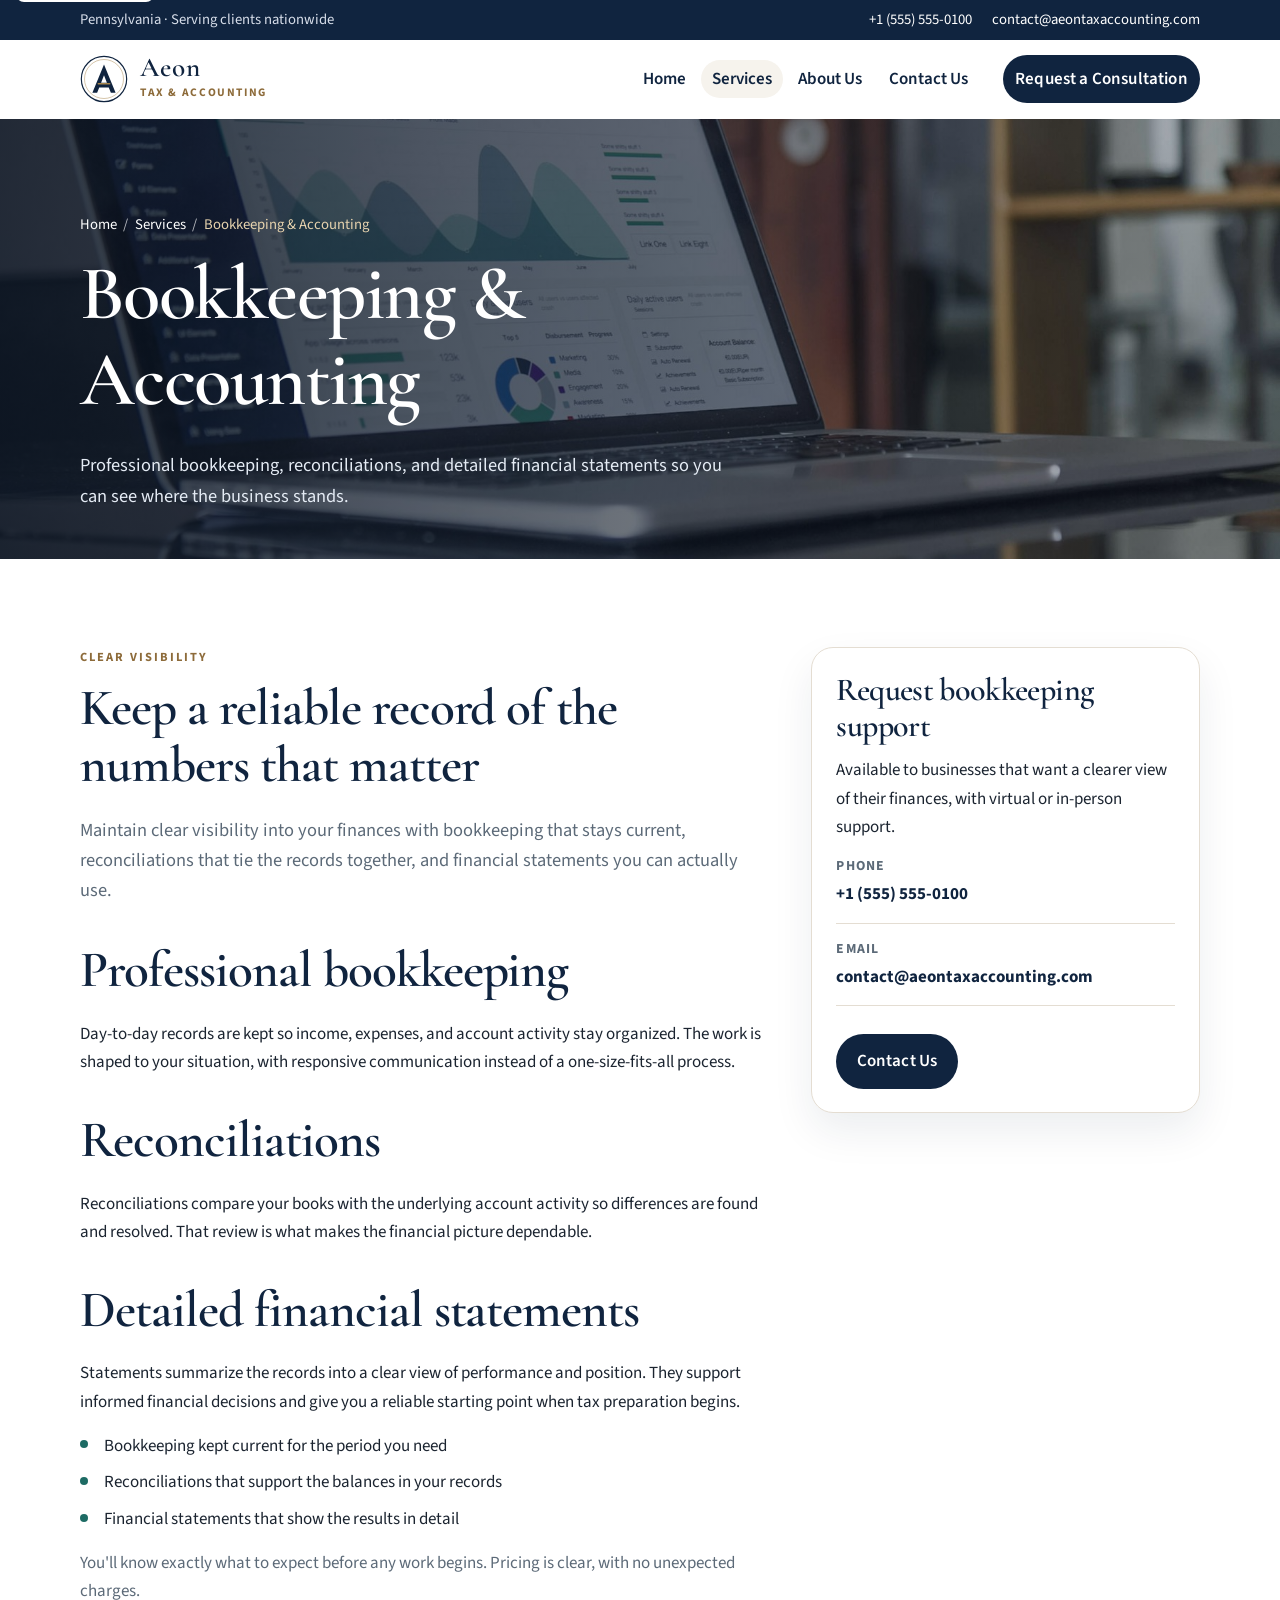
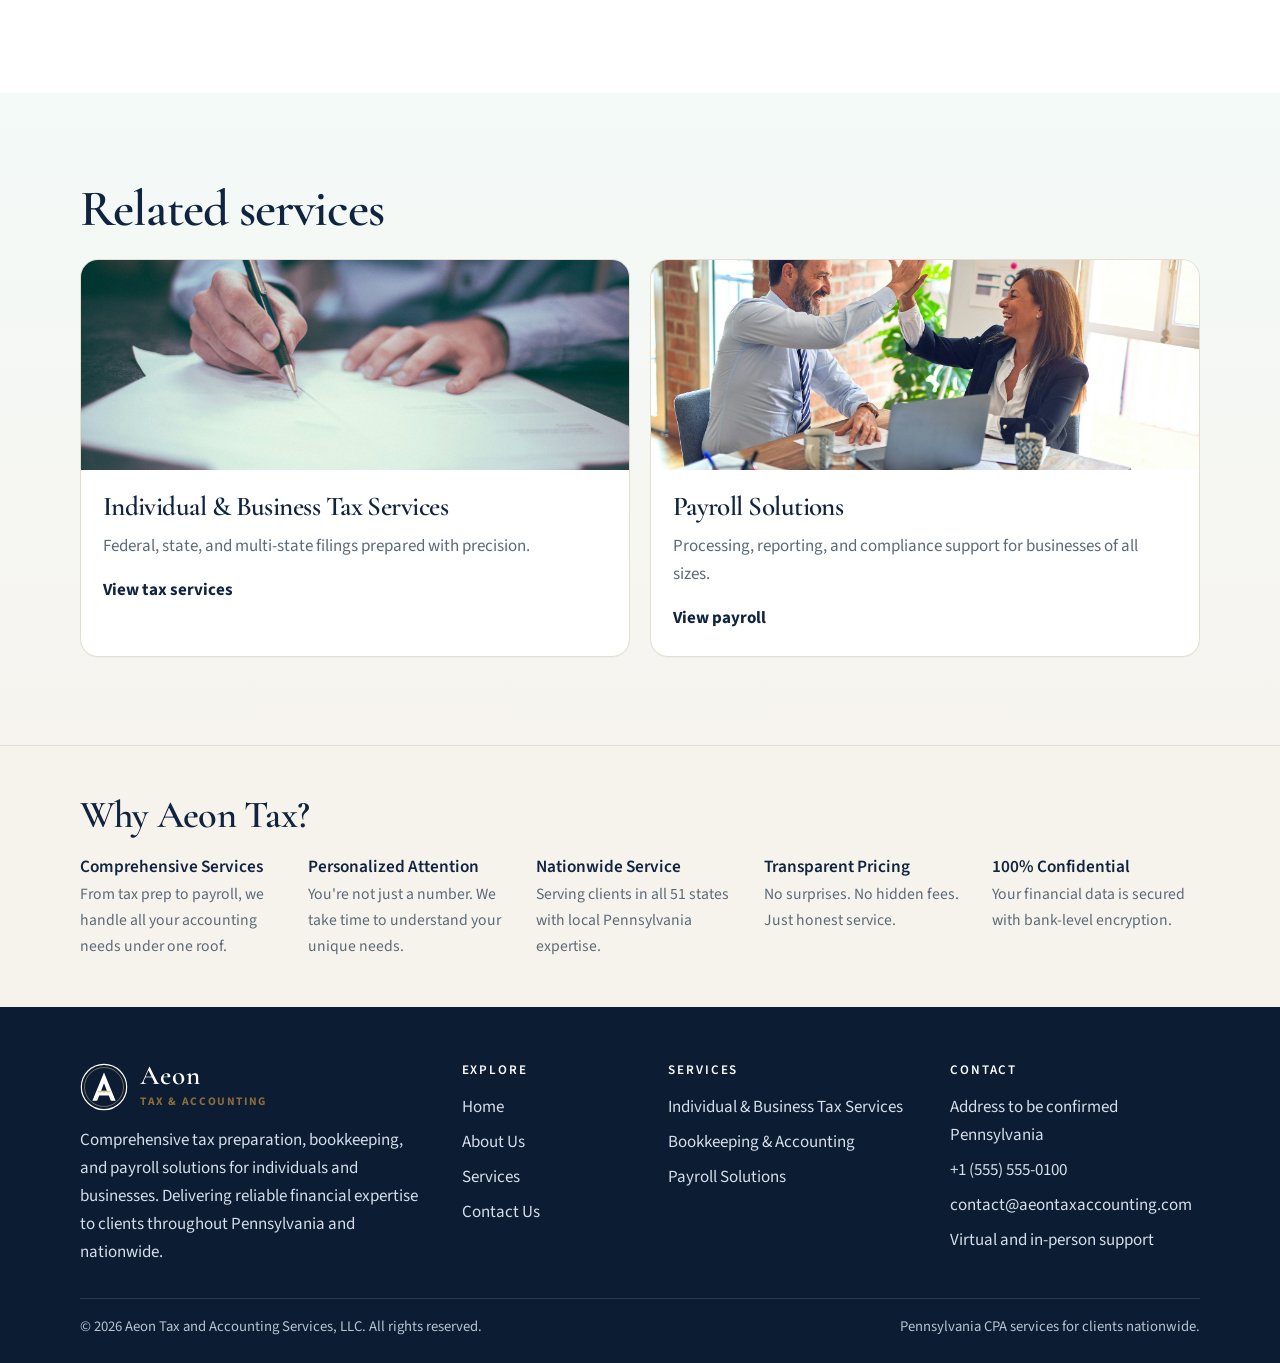
<file: service-pages/bookkeeping.html>
<!DOCTYPE html>
<html lang="en">
<head>
  <meta charset="utf-8">
  <meta name="viewport" content="width=device-width, initial-scale=1">
  <title>Bookkeeping &amp; Accounting | Aeon Tax and Accounting Services, LLC</title>
  <meta name="description" content="Professional bookkeeping, reconciliations, and financial statements that give you clear visibility into your finances.">
  <meta name="theme-color" content="#10243f">
  <meta property="og:title" content="Bookkeeping and Accounting">
  <meta property="og:description" content="Clear visibility into your finances through bookkeeping, reconciliations, and detailed financial statements.">
  <meta property="og:type" content="website">
  <link rel="icon" href="../images/logo/favicon.svg" type="image/svg+xml">
  <link rel="preconnect" href="https://fonts.googleapis.com">
  <link rel="preconnect" href="https://fonts.gstatic.com" crossorigin>
  <link href="https://fonts.googleapis.com/css2?family=Cormorant+Garamond:ital,wght@0,500;0,600;0,700;1,500&family=Source+Sans+3:wght@400;500;600;700&display=swap" rel="stylesheet">
  <link rel="stylesheet" href="../css/style.css">
</head>
<body>
  <a class="skip-link" href="#main">Skip to content</a>
  <header class="site-header">
    <div class="utility">
      <div class="wrap utility-inner">
        <span>Pennsylvania · Serving clients nationwide</span>
        <div class="utility-links">
          <a href="tel:+15555550100">+1 (555) 555-0100</a>
          <a href="mailto:contact@aeontaxaccounting.com">contact@aeontaxaccounting.com</a>
        </div>
      </div>
    </div>
    <div class="wrap header-bar">
      <a class="logo" href="../index.html" aria-label="Aeon Tax and Accounting Services, LLC, home">
        <svg class="logo-mark" viewBox="0 0 72 72" aria-hidden="true" focusable="false">
          <circle cx="36" cy="36" r="34" fill="none" stroke="currentColor" stroke-width="1.75"></circle>
          <circle cx="36" cy="36" r="29.25" fill="none" stroke="#A6844A" stroke-width="0.7"></circle>
          <path fill="currentColor" fill-rule="evenodd" d="M36 14.2 53.4 56.8h-7.1l-3.15-8.15H28.85L25.7 56.8h-7.1L36 14.2Zm0 16.15-4.35 11.25h8.7L36 30.35Z"></path>
          <path d="M27.4 43.15h17.2" stroke="#A6844A" stroke-width="2.15" stroke-linecap="round"></path>
        </svg>
        <span><span class="logo-name">Aeon</span><span class="logo-sub">Tax &amp; Accounting</span></span>
      </a>
      <button class="nav-toggle" type="button" aria-expanded="false" aria-controls="site-nav">
        <span class="sr-only">Open menu</span>
        <span class="nav-toggle-bar"></span>
      </button>
      <nav class="site-nav" id="site-nav" aria-label="Primary">
        <ul>
          <li><a href="../index.html">Home</a></li>
          <li class="has-sub">
            <a class="is-section" href="../services.html">Services</a>
            <button class="sub-toggle" type="button" aria-expanded="false" aria-controls="service-menu">
              <span class="sr-only">Show services</span>
              <svg width="12" height="8" viewBox="0 0 12 8" aria-hidden="true"><path d="M1 1.5 6 6.5 11 1.5" fill="none" stroke="currentColor" stroke-width="1.6" stroke-linecap="round"></path></svg>
            </button>
            <ul class="submenu" id="service-menu">
              <li><a href="tax-services.html">Individual &amp; Business Tax Services</a></li>
              <li><a href="bookkeeping.html" aria-current="page">Bookkeeping &amp; Accounting</a></li>
              <li><a href="payroll.html">Payroll Solutions</a></li>
            </ul>
          </li>
          <li><a href="../about.html">About Us</a></li>
          <li><a href="../contact.html">Contact Us</a></li>
        </ul>
        <a class="btn btn-primary" href="../contact.html">Request a Consultation</a>
      </nav>
    </div>
  </header>

  <main id="main">
    <header class="page-banner">
      <img src="../images/banners/bookkeeping.jpg" alt="Laptop on a desk displaying financial charts and figures">
      <div class="shade"></div>
      <div class="wrap">
        <nav class="crumbs" aria-label="Breadcrumb">
          <ol>
            <li><a href="../index.html">Home</a></li>
            <li><a href="../services.html">Services</a></li>
            <li aria-current="page">Bookkeeping &amp; Accounting</li>
          </ol>
        </nav>
        <h1>Bookkeeping &amp; Accounting</h1>
        <p class="lead">Professional bookkeeping, reconciliations, and detailed financial statements so you can see where the business stands.</p>
      </div>
    </header>

    <section class="section">
      <div class="wrap detail-layout">
        <div>
          <p class="eyebrow">Clear visibility</p>
          <h2>Keep a reliable record of the numbers that matter</h2>
          <p class="lead">Maintain clear visibility into your finances with bookkeeping that stays current, reconciliations that tie the records together, and financial statements you can actually use.</p>

          <article class="block" id="records">
            <h2>Professional bookkeeping</h2>
            <p>Day-to-day records are kept so income, expenses, and account activity stay organized. The work is shaped to your situation, with responsive communication instead of a one-size-fits-all process.</p>
          </article>
          <article class="block">
            <h2>Reconciliations</h2>
            <p>Reconciliations compare your books with the underlying account activity so differences are found and resolved. That review is what makes the financial picture dependable.</p>
          </article>
          <article class="block">
            <h2>Detailed financial statements</h2>
            <p>Statements summarize the records into a clear view of performance and position. They support informed financial decisions and give you a reliable starting point when tax preparation begins.</p>
            <ul class="check-list">
              <li>Bookkeeping kept current for the period you need</li>
              <li>Reconciliations that support the balances in your records</li>
              <li>Financial statements that show the results in detail</li>
            </ul>
            <p class="note">You'll know exactly what to expect before any work begins. Pricing is clear, with no unexpected charges.</p>
          </article>
        </div>
        <aside class="aside-card">
          <h2>Request bookkeeping support</h2>
          <p>Available to businesses that want a clearer view of their finances, with virtual or in-person support.</p>
          <div class="fact">
            <span>Phone</span>
            <a href="tel:+15555550100">+1 (555) 555-0100</a>
          </div>
          <div class="fact">
            <span>Email</span>
            <a href="mailto:contact@aeontaxaccounting.com">contact@aeontaxaccounting.com</a>
          </div>
          <div class="hero-actions">
            <a class="btn btn-primary" href="../contact.html">Contact Us</a>
          </div>
        </aside>
      </div>
    </section>

    <section class="section promise" aria-labelledby="related-title">
      <div class="wrap">
        <h2 id="related-title">Related services</h2>
        <div class="related-grid">
          <article class="card">
            <img src="../images/banners/tax.jpg" alt="Person signing tax documents">
            <div class="card-body">
              <h3>Individual &amp; Business Tax Services</h3>
              <p>Federal, state, and multi-state filings prepared with precision.</p>
              <a class="text-link" href="tax-services.html">View tax services</a>
            </div>
          </article>
          <article class="card">
            <img src="../images/banners/payroll.jpg" alt="Business meeting with payroll paperwork on the table">
            <div class="card-body">
              <h3>Payroll Solutions</h3>
              <p>Processing, reporting, and compliance support for businesses of all sizes.</p>
              <a class="text-link" href="payroll.html">View payroll</a>
            </div>
          </article>
        </div>
      </div>
    </section>
  </main>

  <section class="footer-why" aria-labelledby="footer-why-title">
    <div class="wrap">
      <h2 id="footer-why-title">Why Aeon Tax?</h2>
      <div class="footer-why-grid">
        <article><h3>Comprehensive Services</h3><p>From tax prep to payroll, we handle all your accounting needs under one roof.</p></article>
        <article><h3>Personalized Attention</h3><p>You're not just a number. We take time to understand your unique needs.</p></article>
        <article><h3>Nationwide Service</h3><p>Serving clients in all 51 states with local Pennsylvania expertise.</p></article>
        <article><h3>Transparent Pricing</h3><p>No surprises. No hidden fees. Just honest service.</p></article>
        <article><h3>100% Confidential</h3><p>Your financial data is secured with bank-level encryption.</p></article>
      </div>
    </div>
  </section>
  <footer class="site-footer">
    <div class="wrap footer-grid">
      <div class="footer-brand">
        <a class="logo footer-logo" href="../index.html" aria-label="Aeon Tax and Accounting Services, LLC, home">
          <svg class="logo-mark" viewBox="0 0 72 72" aria-hidden="true" focusable="false">
            <circle cx="36" cy="36" r="34" fill="none" stroke="currentColor" stroke-width="1.75"></circle>
            <circle cx="36" cy="36" r="29.25" fill="none" stroke="#E4C88A" stroke-width="0.7"></circle>
            <path fill="currentColor" fill-rule="evenodd" d="M36 14.2 53.4 56.8h-7.1l-3.15-8.15H28.85L25.7 56.8h-7.1L36 14.2Zm0 16.15-4.35 11.25h8.7L36 30.35Z"></path>
            <path d="M27.4 43.15h17.2" stroke="#E4C88A" stroke-width="2.15" stroke-linecap="round"></path>
          </svg>
          <span><span class="logo-name">Aeon</span><span class="logo-sub">Tax &amp; Accounting</span></span>
        </a>
        <p>Comprehensive tax preparation, bookkeeping, and payroll solutions for individuals and businesses. Delivering reliable financial expertise to clients throughout Pennsylvania and nationwide.</p>
      </div>
      <div>
        <h2>Explore</h2>
        <ul>
          <li><a href="../index.html">Home</a></li>
          <li><a href="../about.html">About Us</a></li>
          <li><a href="../services.html">Services</a></li>
          <li><a href="../contact.html">Contact Us</a></li>
        </ul>
      </div>
      <div>
        <h2>Services</h2>
        <ul>
          <li><a href="tax-services.html">Individual &amp; Business Tax Services</a></li>
          <li><a href="bookkeeping.html">Bookkeeping &amp; Accounting</a></li>
          <li><a href="payroll.html">Payroll Solutions</a></li>
        </ul>
      </div>
      <div>
        <h2>Contact</h2>
        <ul>
          <li>Address to be confirmed<br>Pennsylvania</li>
          <li><a href="tel:+15555550100">+1 (555) 555-0100</a></li>
          <li><a href="mailto:contact@aeontaxaccounting.com">contact@aeontaxaccounting.com</a></li>
          <li>Virtual and in-person support</li>
        </ul>
      </div>
    </div>
    <div class="wrap legal">
      <p>© <span data-year>2026</span> Aeon Tax and Accounting Services, LLC. All rights reserved.</p>
      <p>Pennsylvania CPA services for clients nationwide.</p>
    </div>
  </footer>
  <script src="../js/script.js"></script>
</body>
</html>
</file>
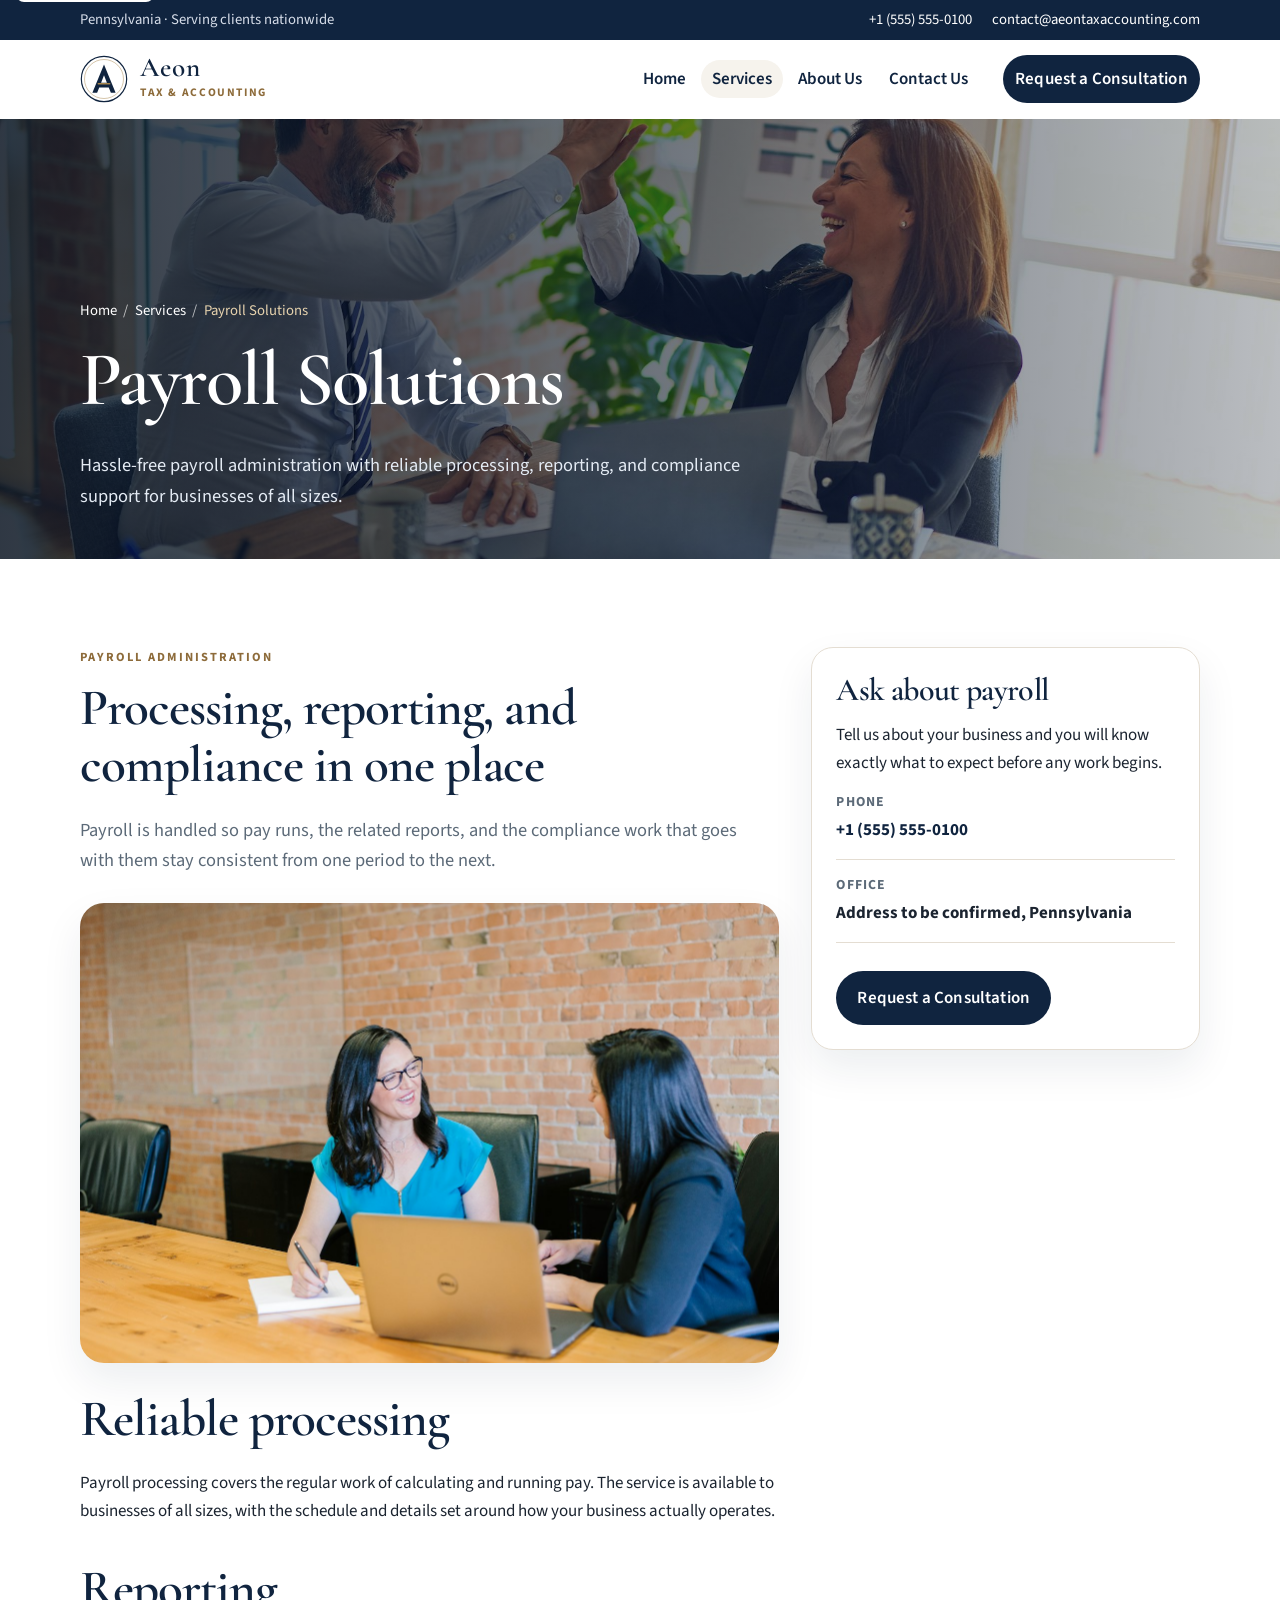
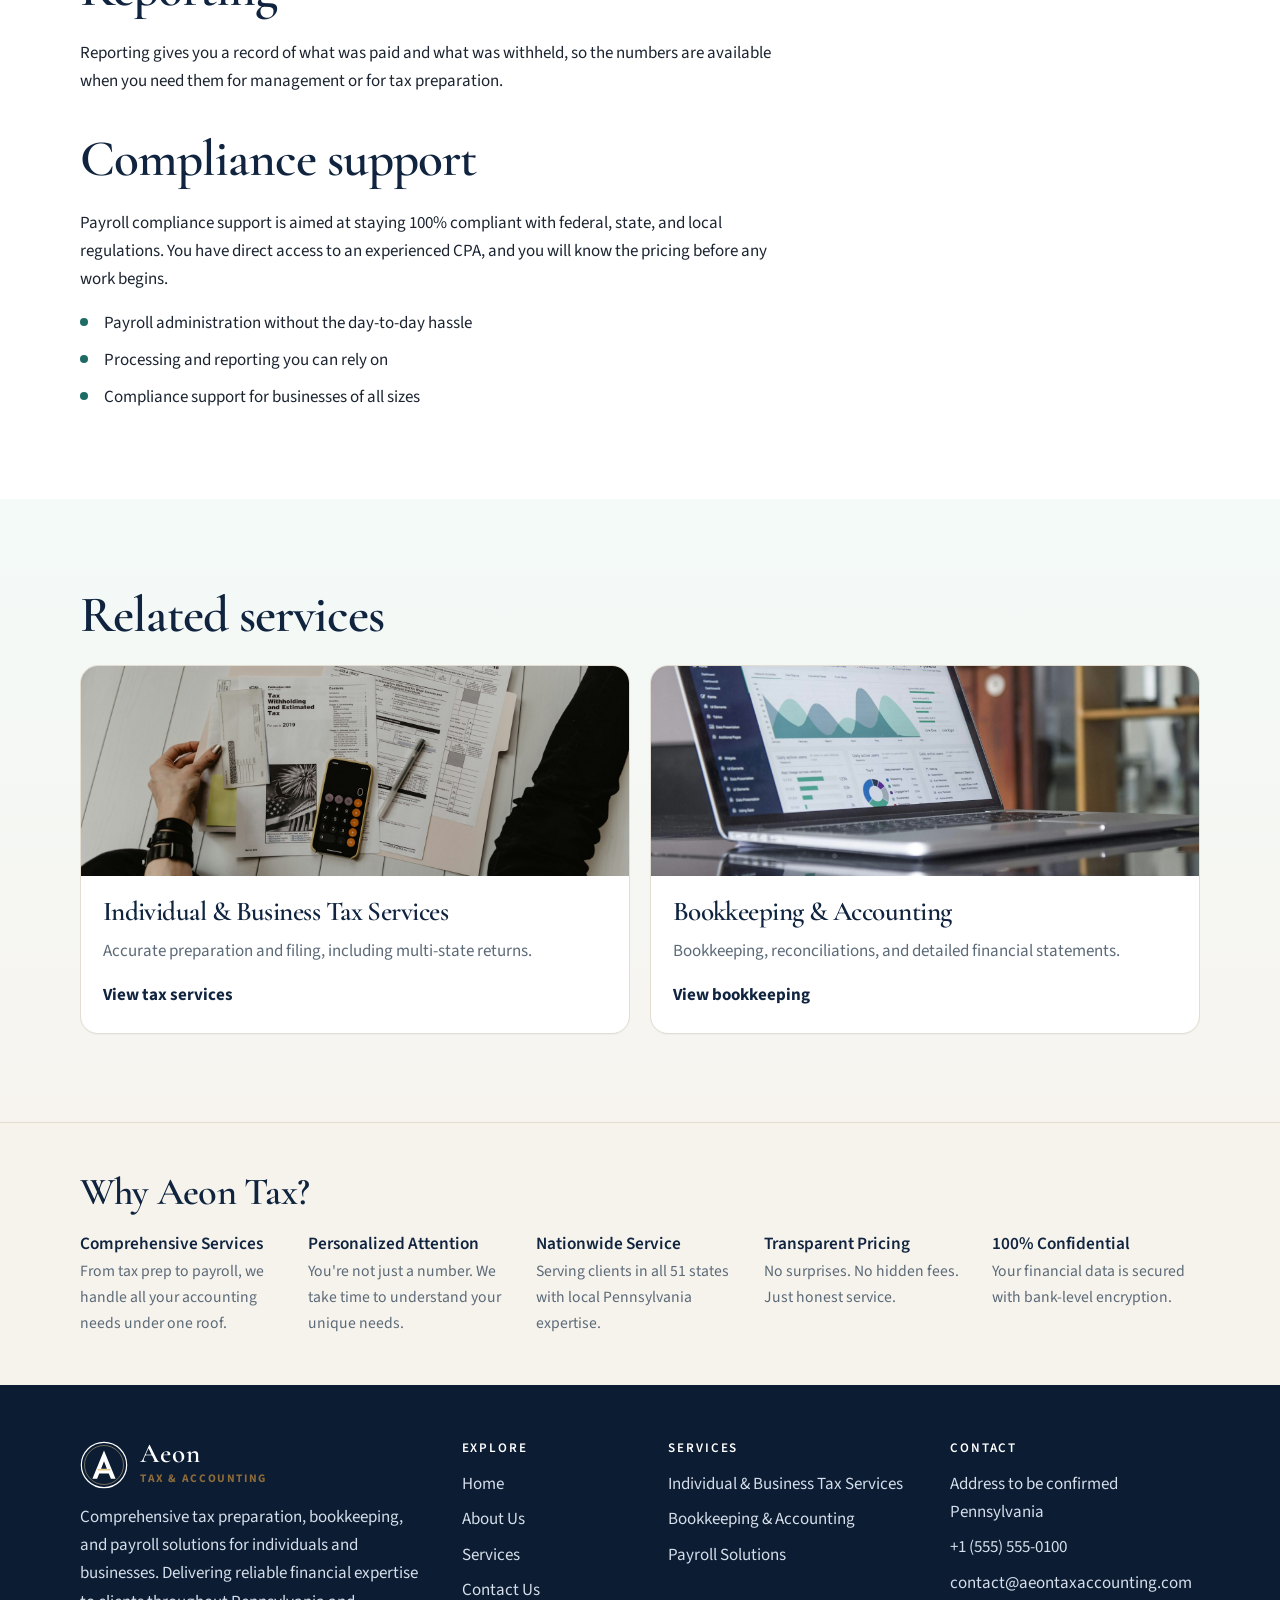
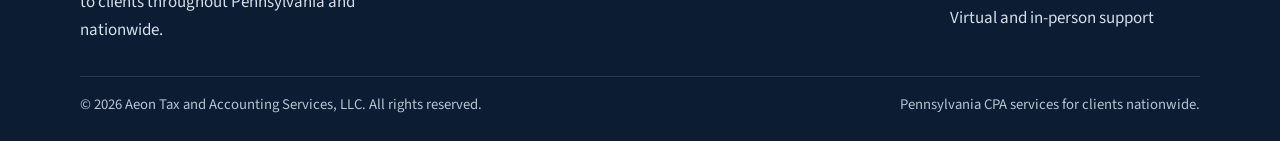
<file: service-pages/payroll.html>
<!DOCTYPE html>
<html lang="en">
<head>
  <meta charset="utf-8">
  <meta name="viewport" content="width=device-width, initial-scale=1">
  <title>Payroll Solutions | Aeon Tax and Accounting Services, LLC</title>
  <meta name="description" content="Payroll administration with reliable processing, reporting, and compliance support for businesses of all sizes.">
  <meta name="theme-color" content="#10243f">
  <meta property="og:title" content="Payroll Solutions">
  <meta property="og:description" content="Hassle-free payroll administration with processing, reporting, and compliance support.">
  <meta property="og:type" content="website">
  <link rel="icon" href="../images/logo/favicon.svg" type="image/svg+xml">
  <link rel="preconnect" href="https://fonts.googleapis.com">
  <link rel="preconnect" href="https://fonts.gstatic.com" crossorigin>
  <link href="https://fonts.googleapis.com/css2?family=Cormorant+Garamond:ital,wght@0,500;0,600;0,700;1,500&family=Source+Sans+3:wght@400;500;600;700&display=swap" rel="stylesheet">
  <link rel="stylesheet" href="../css/style.css">
</head>
<body>
  <a class="skip-link" href="#main">Skip to content</a>
  <header class="site-header">
    <div class="utility">
      <div class="wrap utility-inner">
        <span>Pennsylvania · Serving clients nationwide</span>
        <div class="utility-links">
          <a href="tel:+15555550100">+1 (555) 555-0100</a>
          <a href="mailto:contact@aeontaxaccounting.com">contact@aeontaxaccounting.com</a>
        </div>
      </div>
    </div>
    <div class="wrap header-bar">
      <a class="logo" href="../index.html" aria-label="Aeon Tax and Accounting Services, LLC, home">
        <svg class="logo-mark" viewBox="0 0 72 72" aria-hidden="true" focusable="false">
          <circle cx="36" cy="36" r="34" fill="none" stroke="currentColor" stroke-width="1.75"></circle>
          <circle cx="36" cy="36" r="29.25" fill="none" stroke="#A6844A" stroke-width="0.7"></circle>
          <path fill="currentColor" fill-rule="evenodd" d="M36 14.2 53.4 56.8h-7.1l-3.15-8.15H28.85L25.7 56.8h-7.1L36 14.2Zm0 16.15-4.35 11.25h8.7L36 30.35Z"></path>
          <path d="M27.4 43.15h17.2" stroke="#A6844A" stroke-width="2.15" stroke-linecap="round"></path>
        </svg>
        <span><span class="logo-name">Aeon</span><span class="logo-sub">Tax &amp; Accounting</span></span>
      </a>
      <button class="nav-toggle" type="button" aria-expanded="false" aria-controls="site-nav">
        <span class="sr-only">Open menu</span>
        <span class="nav-toggle-bar"></span>
      </button>
      <nav class="site-nav" id="site-nav" aria-label="Primary">
        <ul>
          <li><a href="../index.html">Home</a></li>
          <li class="has-sub">
            <a class="is-section" href="../services.html">Services</a>
            <button class="sub-toggle" type="button" aria-expanded="false" aria-controls="service-menu">
              <span class="sr-only">Show services</span>
              <svg width="12" height="8" viewBox="0 0 12 8" aria-hidden="true"><path d="M1 1.5 6 6.5 11 1.5" fill="none" stroke="currentColor" stroke-width="1.6" stroke-linecap="round"></path></svg>
            </button>
            <ul class="submenu" id="service-menu">
              <li><a href="tax-services.html">Individual &amp; Business Tax Services</a></li>
              <li><a href="bookkeeping.html">Bookkeeping &amp; Accounting</a></li>
              <li><a href="payroll.html" aria-current="page">Payroll Solutions</a></li>
            </ul>
          </li>
          <li><a href="../about.html">About Us</a></li>
          <li><a href="../contact.html">Contact Us</a></li>
        </ul>
        <a class="btn btn-primary" href="../contact.html">Request a Consultation</a>
      </nav>
    </div>
  </header>

  <main id="main">
    <header class="page-banner">
      <img src="../images/banners/payroll.jpg" alt="Two business owners meeting with documents, charts, and a laptop">
      <div class="shade"></div>
      <div class="wrap">
        <nav class="crumbs" aria-label="Breadcrumb">
          <ol>
            <li><a href="../index.html">Home</a></li>
            <li><a href="../services.html">Services</a></li>
            <li aria-current="page">Payroll Solutions</li>
          </ol>
        </nav>
        <h1>Payroll Solutions</h1>
        <p class="lead">Hassle-free payroll administration with reliable processing, reporting, and compliance support for businesses of all sizes.</p>
      </div>
    </header>

    <section class="section">
      <div class="wrap detail-layout">
        <div>
          <p class="eyebrow">Payroll administration</p>
          <h2>Processing, reporting, and compliance in one place</h2>
          <p class="lead">Payroll is handled so pay runs, the related reports, and the compliance work that goes with them stay consistent from one period to the next.</p>
          <figure class="frame inset">
            <img src="../images/content/consulting.jpg" alt="Professionals discussing notes beside a laptop in a meeting">
          </figure>
          <article>
            <h2>Reliable processing</h2>
            <p>Payroll processing covers the regular work of calculating and running pay. The service is available to businesses of all sizes, with the schedule and details set around how your business actually operates.</p>
          </article>
          <article class="block">
            <h2>Reporting</h2>
            <p>Reporting gives you a record of what was paid and what was withheld, so the numbers are available when you need them for management or for tax preparation.</p>
          </article>
          <article class="block">
            <h2>Compliance support</h2>
            <p>Payroll compliance support is aimed at staying 100% compliant with federal, state, and local regulations. You have direct access to an experienced CPA, and you will know the pricing before any work begins.</p>
            <ul class="check-list">
              <li>Payroll administration without the day-to-day hassle</li>
              <li>Processing and reporting you can rely on</li>
              <li>Compliance support for businesses of all sizes</li>
            </ul>
          </article>
        </div>
        <aside class="aside-card">
          <h2>Ask about payroll</h2>
          <p>Tell us about your business and you will know exactly what to expect before any work begins.</p>
          <div class="fact">
            <span>Phone</span>
            <a href="tel:+15555550100">+1 (555) 555-0100</a>
          </div>
          <div class="fact">
            <span>Office</span>
            <strong>Address to be confirmed, Pennsylvania</strong>
          </div>
          <div class="hero-actions">
            <a class="btn btn-primary" href="../contact.html">Request a Consultation</a>
          </div>
        </aside>
      </div>
    </section>

    <section class="section promise" aria-labelledby="related-title">
      <div class="wrap">
        <h2 id="related-title">Related services</h2>
        <div class="related-grid">
          <article class="card">
            <img src="../images/content/tax-documents.jpg" alt="Tax forms arranged with a calculator">
            <div class="card-body">
              <h3>Individual &amp; Business Tax Services</h3>
              <p>Accurate preparation and filing, including multi-state returns.</p>
              <a class="text-link" href="tax-services.html">View tax services</a>
            </div>
          </article>
          <article class="card">
            <img src="../images/banners/bookkeeping.jpg" alt="Financial charts on a laptop screen">
            <div class="card-body">
              <h3>Bookkeeping &amp; Accounting</h3>
              <p>Bookkeeping, reconciliations, and detailed financial statements.</p>
              <a class="text-link" href="bookkeeping.html">View bookkeeping</a>
            </div>
          </article>
        </div>
      </div>
    </section>
  </main>

  <section class="footer-why" aria-labelledby="footer-why-title">
    <div class="wrap">
      <h2 id="footer-why-title">Why Aeon Tax?</h2>
      <div class="footer-why-grid">
        <article><h3>Comprehensive Services</h3><p>From tax prep to payroll, we handle all your accounting needs under one roof.</p></article>
        <article><h3>Personalized Attention</h3><p>You're not just a number. We take time to understand your unique needs.</p></article>
        <article><h3>Nationwide Service</h3><p>Serving clients in all 51 states with local Pennsylvania expertise.</p></article>
        <article><h3>Transparent Pricing</h3><p>No surprises. No hidden fees. Just honest service.</p></article>
        <article><h3>100% Confidential</h3><p>Your financial data is secured with bank-level encryption.</p></article>
      </div>
    </div>
  </section>
  <footer class="site-footer">
    <div class="wrap footer-grid">
      <div class="footer-brand">
        <a class="logo footer-logo" href="../index.html" aria-label="Aeon Tax and Accounting Services, LLC, home">
          <svg class="logo-mark" viewBox="0 0 72 72" aria-hidden="true" focusable="false">
            <circle cx="36" cy="36" r="34" fill="none" stroke="currentColor" stroke-width="1.75"></circle>
            <circle cx="36" cy="36" r="29.25" fill="none" stroke="#E4C88A" stroke-width="0.7"></circle>
            <path fill="currentColor" fill-rule="evenodd" d="M36 14.2 53.4 56.8h-7.1l-3.15-8.15H28.85L25.7 56.8h-7.1L36 14.2Zm0 16.15-4.35 11.25h8.7L36 30.35Z"></path>
            <path d="M27.4 43.15h17.2" stroke="#E4C88A" stroke-width="2.15" stroke-linecap="round"></path>
          </svg>
          <span><span class="logo-name">Aeon</span><span class="logo-sub">Tax &amp; Accounting</span></span>
        </a>
        <p>Comprehensive tax preparation, bookkeeping, and payroll solutions for individuals and businesses. Delivering reliable financial expertise to clients throughout Pennsylvania and nationwide.</p>
      </div>
      <div>
        <h2>Explore</h2>
        <ul>
          <li><a href="../index.html">Home</a></li>
          <li><a href="../about.html">About Us</a></li>
          <li><a href="../services.html">Services</a></li>
          <li><a href="../contact.html">Contact Us</a></li>
        </ul>
      </div>
      <div>
        <h2>Services</h2>
        <ul>
          <li><a href="tax-services.html">Individual &amp; Business Tax Services</a></li>
          <li><a href="bookkeeping.html">Bookkeeping &amp; Accounting</a></li>
          <li><a href="payroll.html">Payroll Solutions</a></li>
        </ul>
      </div>
      <div>
        <h2>Contact</h2>
        <ul>
          <li>Address to be confirmed<br>Pennsylvania</li>
          <li><a href="tel:+15555550100">+1 (555) 555-0100</a></li>
          <li><a href="mailto:contact@aeontaxaccounting.com">contact@aeontaxaccounting.com</a></li>
          <li>Virtual and in-person support</li>
        </ul>
      </div>
    </div>
    <div class="wrap legal">
      <p>© <span data-year>2026</span> Aeon Tax and Accounting Services, LLC. All rights reserved.</p>
      <p>Pennsylvania CPA services for clients nationwide.</p>
    </div>
  </footer>
  <script src="../js/script.js"></script>
</body>
</html>
</file>
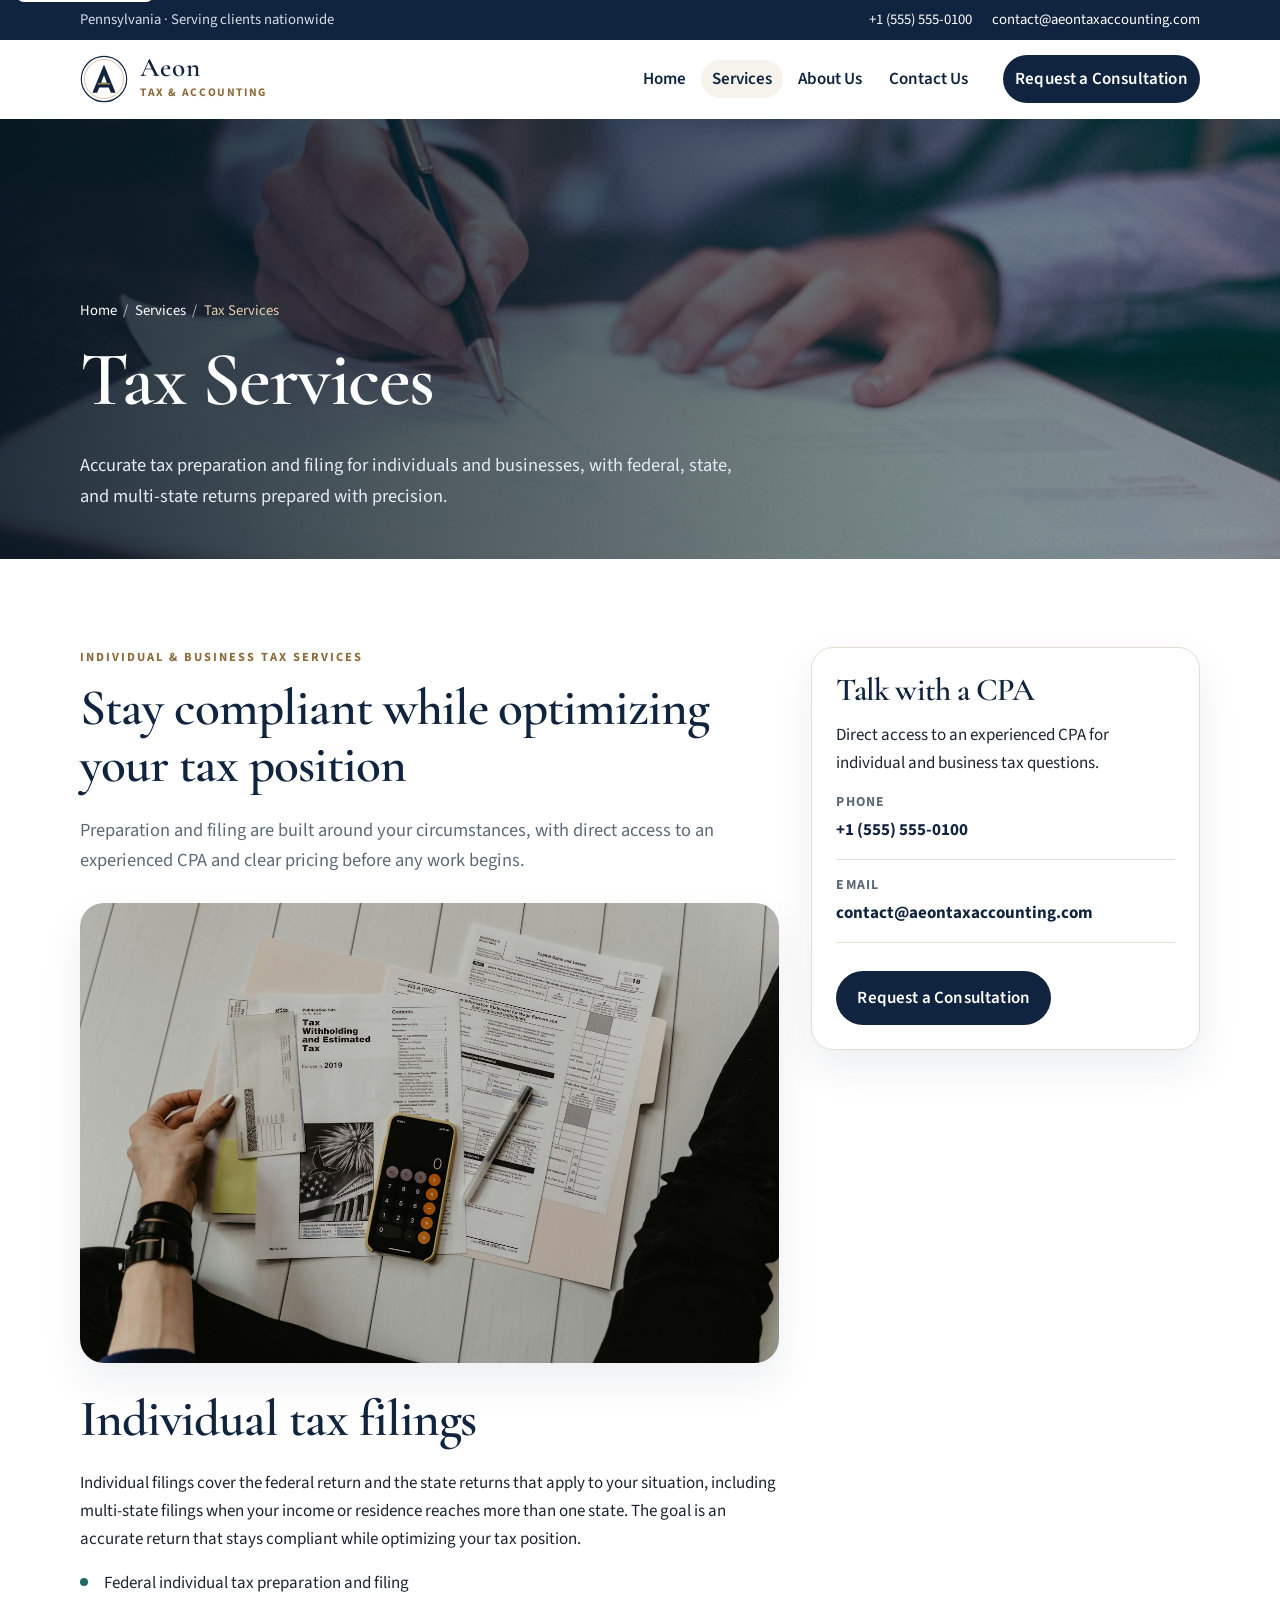
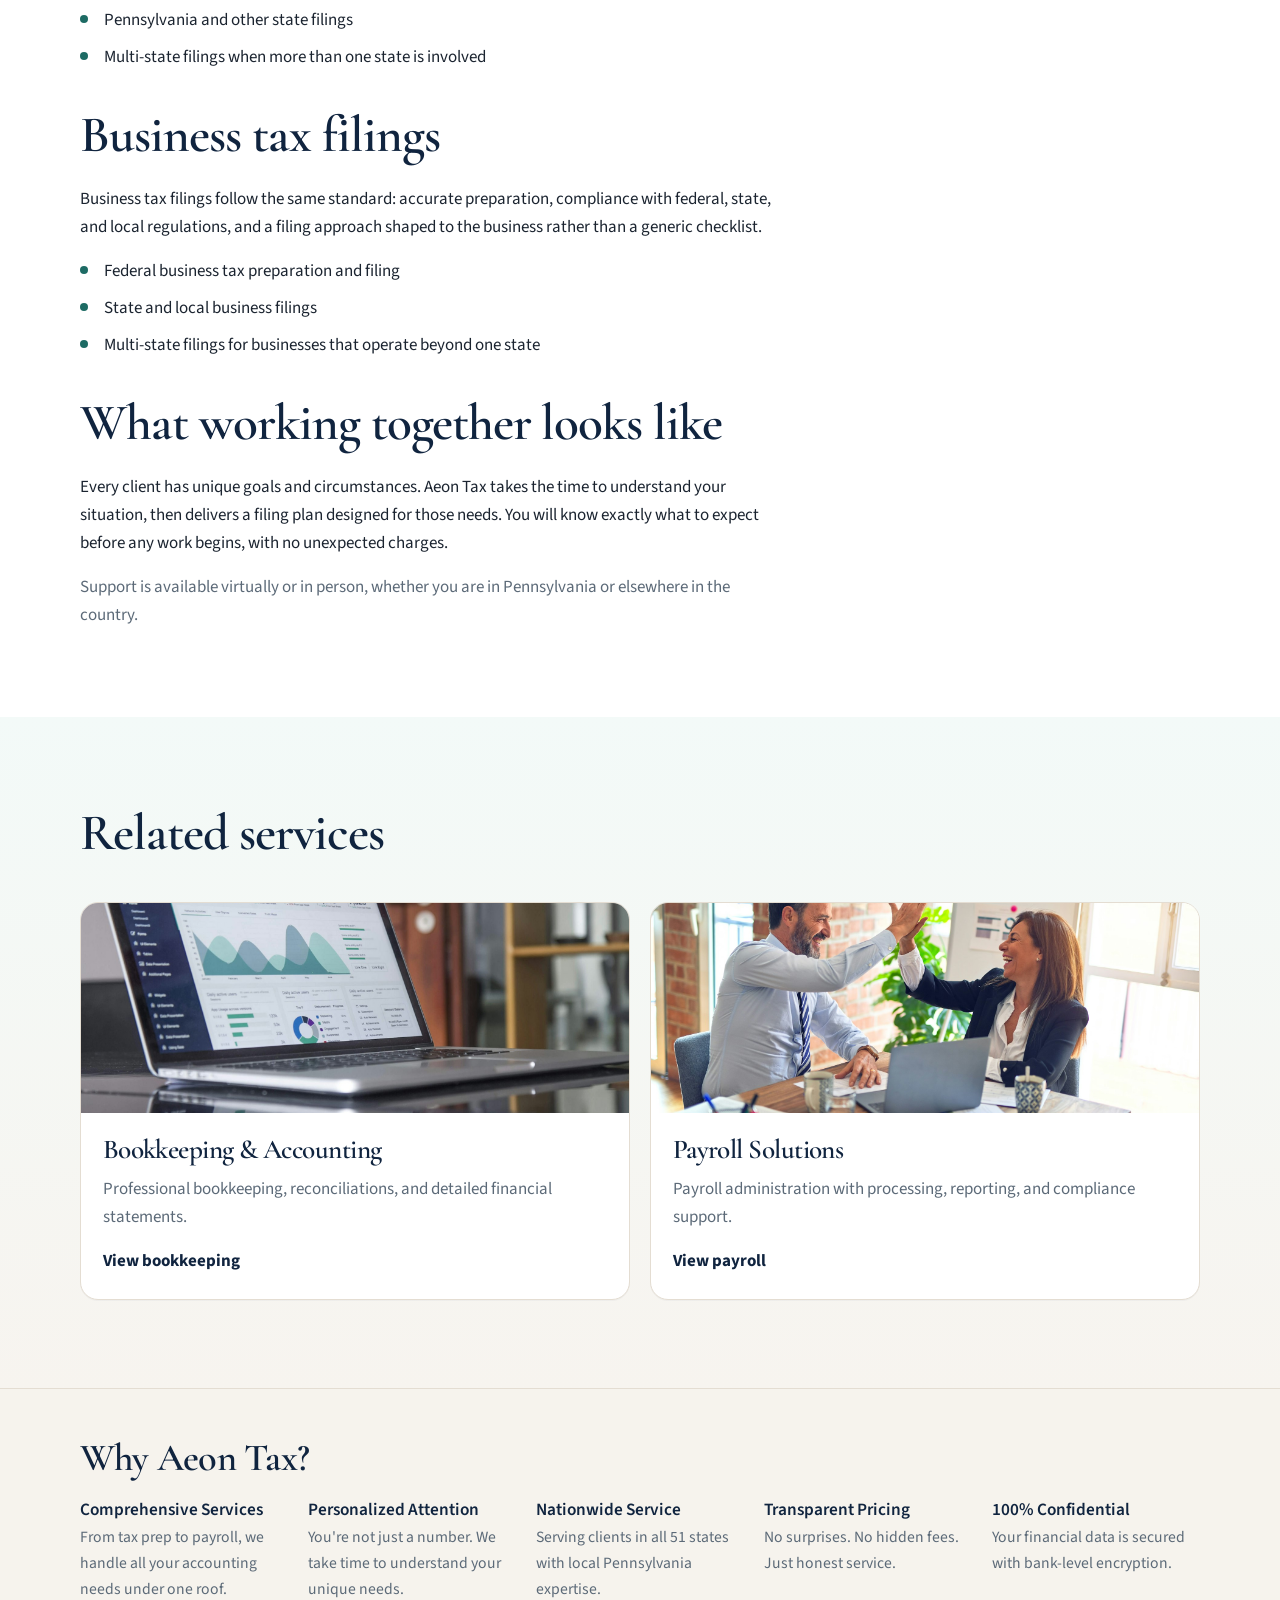
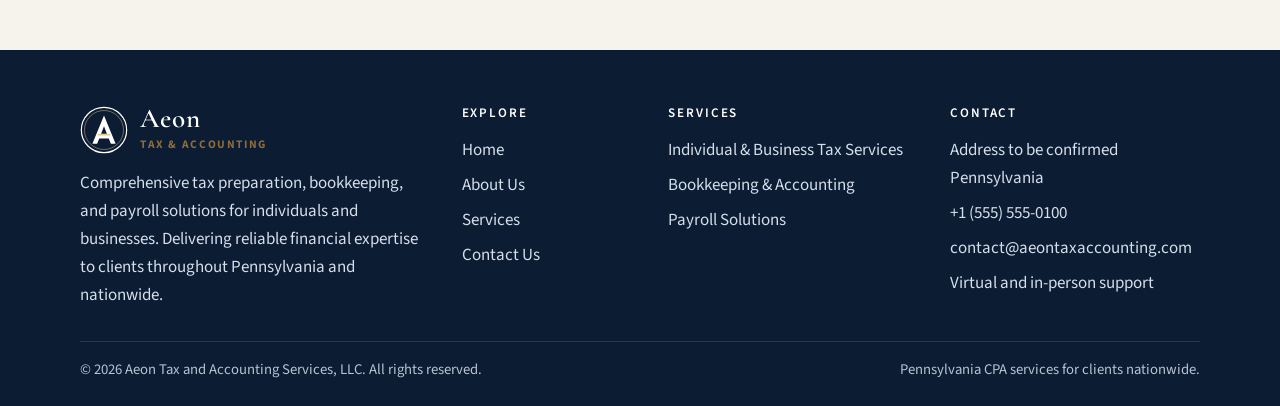
<file: service-pages/tax-services.html>
<!DOCTYPE html>
<html lang="en">
<head>
  <meta charset="utf-8">
  <meta name="viewport" content="width=device-width, initial-scale=1">
  <title>Individual &amp; Business Tax Services | Aeon Tax and Accounting Services, LLC</title>
  <meta name="description" content="Accurate individual and business tax preparation with federal, state, and multi-state filings for clients in Pennsylvania and across the United States.">
  <meta name="theme-color" content="#10243f">
  <meta property="og:title" content="Individual and Business Tax Services">
  <meta property="og:description" content="Tax preparation and filing that helps you stay compliant while optimizing your tax position.">
  <meta property="og:type" content="website">
  <link rel="icon" href="../images/logo/favicon.svg" type="image/svg+xml">
  <link rel="preconnect" href="https://fonts.googleapis.com">
  <link rel="preconnect" href="https://fonts.gstatic.com" crossorigin>
  <link href="https://fonts.googleapis.com/css2?family=Cormorant+Garamond:ital,wght@0,500;0,600;0,700;1,500&family=Source+Sans+3:wght@400;500;600;700&display=swap" rel="stylesheet">
  <link rel="stylesheet" href="../css/style.css">
</head>
<body>
  <a class="skip-link" href="#main">Skip to content</a>
  <header class="site-header">
    <div class="utility">
      <div class="wrap utility-inner">
        <span>Pennsylvania · Serving clients nationwide</span>
        <div class="utility-links">
          <a href="tel:+15555550100">+1 (555) 555-0100</a>
          <a href="mailto:contact@aeontaxaccounting.com">contact@aeontaxaccounting.com</a>
        </div>
      </div>
    </div>
    <div class="wrap header-bar">
      <a class="logo" href="../index.html" aria-label="Aeon Tax and Accounting Services, LLC, home">
        <svg class="logo-mark" viewBox="0 0 72 72" aria-hidden="true" focusable="false">
          <circle cx="36" cy="36" r="34" fill="none" stroke="currentColor" stroke-width="1.75"></circle>
          <circle cx="36" cy="36" r="29.25" fill="none" stroke="#A6844A" stroke-width="0.7"></circle>
          <path fill="currentColor" fill-rule="evenodd" d="M36 14.2 53.4 56.8h-7.1l-3.15-8.15H28.85L25.7 56.8h-7.1L36 14.2Zm0 16.15-4.35 11.25h8.7L36 30.35Z"></path>
          <path d="M27.4 43.15h17.2" stroke="#A6844A" stroke-width="2.15" stroke-linecap="round"></path>
        </svg>
        <span><span class="logo-name">Aeon</span><span class="logo-sub">Tax &amp; Accounting</span></span>
      </a>
      <button class="nav-toggle" type="button" aria-expanded="false" aria-controls="site-nav">
        <span class="sr-only">Open menu</span>
        <span class="nav-toggle-bar"></span>
      </button>
      <nav class="site-nav" id="site-nav" aria-label="Primary">
        <ul>
          <li><a href="../index.html">Home</a></li>
          <li class="has-sub">
            <a class="is-section" href="../services.html">Services</a>
            <button class="sub-toggle" type="button" aria-expanded="false" aria-controls="service-menu">
              <span class="sr-only">Show services</span>
              <svg width="12" height="8" viewBox="0 0 12 8" aria-hidden="true"><path d="M1 1.5 6 6.5 11 1.5" fill="none" stroke="currentColor" stroke-width="1.6" stroke-linecap="round"></path></svg>
            </button>
            <ul class="submenu" id="service-menu">
              <li><a href="tax-services.html" aria-current="page">Individual &amp; Business Tax Services</a></li>
              <li><a href="bookkeeping.html">Bookkeeping &amp; Accounting</a></li>
              <li><a href="payroll.html">Payroll Solutions</a></li>
            </ul>
          </li>
          <li><a href="../about.html">About Us</a></li>
          <li><a href="../contact.html">Contact Us</a></li>
        </ul>
        <a class="btn btn-primary" href="../contact.html">Request a Consultation</a>
      </nav>
    </div>
  </header>

  <main id="main">
    <header class="page-banner">
      <img src="../images/banners/tax.jpg" alt="Person signing financial documents at a desk">
      <div class="shade"></div>
      <div class="wrap">
        <nav class="crumbs" aria-label="Breadcrumb">
          <ol>
            <li><a href="../index.html">Home</a></li>
            <li><a href="../services.html">Services</a></li>
            <li aria-current="page">Tax Services</li>
          </ol>
        </nav>
        <h1>Tax Services</h1>
        <p class="lead">Accurate tax preparation and filing for individuals and businesses, with federal, state, and multi-state returns prepared with precision.</p>
      </div>
    </header>

    <section class="section">
      <div class="wrap detail-layout">
        <div>
          <p class="eyebrow">Individual &amp; Business Tax Services</p>
          <h2>Stay compliant while optimizing your tax position</h2>
          <p class="lead">Preparation and filing are built around your circumstances, with direct access to an experienced CPA and clear pricing before any work begins.</p>
          <figure class="frame inset">
            <img src="../images/content/tax-documents.jpg" alt="U.S. tax forms and a calculator prepared for filing">
          </figure>

          <article id="individual">
            <h2>Individual tax filings</h2>
            <p>Individual filings cover the federal return and the state returns that apply to your situation, including multi-state filings when your income or residence reaches more than one state. The goal is an accurate return that stays compliant while optimizing your tax position.</p>
            <ul class="check-list">
              <li>Federal individual tax preparation and filing</li>
              <li>Pennsylvania and other state filings</li>
              <li>Multi-state filings when more than one state is involved</li>
            </ul>
          </article>

          <article class="block" id="business">
            <h2>Business tax filings</h2>
            <p>Business tax filings follow the same standard: accurate preparation, compliance with federal, state, and local regulations, and a filing approach shaped to the business rather than a generic checklist.</p>
            <ul class="check-list">
              <li>Federal business tax preparation and filing</li>
              <li>State and local business filings</li>
              <li>Multi-state filings for businesses that operate beyond one state</li>
            </ul>
          </article>

          <article class="block">
            <h2>What working together looks like</h2>
            <p>Every client has unique goals and circumstances. Aeon Tax takes the time to understand your situation, then delivers a filing plan designed for those needs. You will know exactly what to expect before any work begins, with no unexpected charges.</p>
            <p class="note">Support is available virtually or in person, whether you are in Pennsylvania or elsewhere in the country.</p>
          </article>
        </div>
        <aside class="aside-card">
          <h2>Talk with a CPA</h2>
          <p>Direct access to an experienced CPA for individual and business tax questions.</p>
          <div class="fact">
            <span>Phone</span>
            <a href="tel:+15555550100">+1 (555) 555-0100</a>
          </div>
          <div class="fact">
            <span>Email</span>
            <a href="mailto:contact@aeontaxaccounting.com">contact@aeontaxaccounting.com</a>
          </div>
          <div class="hero-actions">
            <a class="btn btn-primary" href="../contact.html">Request a Consultation</a>
          </div>
        </aside>
      </div>
    </section>

    <section class="section promise" aria-labelledby="related-title">
      <div class="wrap">
        <div class="section-head">
          <h2 id="related-title">Related services</h2>
        </div>
        <div class="related-grid">
          <article class="card">
            <img src="../images/banners/bookkeeping.jpg" alt="Laptop displaying financial charts">
            <div class="card-body">
              <h3>Bookkeeping &amp; Accounting</h3>
              <p>Professional bookkeeping, reconciliations, and detailed financial statements.</p>
              <a class="text-link" href="bookkeeping.html">View bookkeeping</a>
            </div>
          </article>
          <article class="card">
            <img src="../images/banners/payroll.jpg" alt="Business owners reviewing documents in a meeting">
            <div class="card-body">
              <h3>Payroll Solutions</h3>
              <p>Payroll administration with processing, reporting, and compliance support.</p>
              <a class="text-link" href="payroll.html">View payroll</a>
            </div>
          </article>
        </div>
      </div>
    </section>
  </main>

  <section class="footer-why" aria-labelledby="footer-why-title">
    <div class="wrap">
      <h2 id="footer-why-title">Why Aeon Tax?</h2>
      <div class="footer-why-grid">
        <article><h3>Comprehensive Services</h3><p>From tax prep to payroll, we handle all your accounting needs under one roof.</p></article>
        <article><h3>Personalized Attention</h3><p>You're not just a number. We take time to understand your unique needs.</p></article>
        <article><h3>Nationwide Service</h3><p>Serving clients in all 51 states with local Pennsylvania expertise.</p></article>
        <article><h3>Transparent Pricing</h3><p>No surprises. No hidden fees. Just honest service.</p></article>
        <article><h3>100% Confidential</h3><p>Your financial data is secured with bank-level encryption.</p></article>
      </div>
    </div>
  </section>
  <footer class="site-footer">
    <div class="wrap footer-grid">
      <div class="footer-brand">
        <a class="logo footer-logo" href="../index.html" aria-label="Aeon Tax and Accounting Services, LLC, home">
          <svg class="logo-mark" viewBox="0 0 72 72" aria-hidden="true" focusable="false">
            <circle cx="36" cy="36" r="34" fill="none" stroke="currentColor" stroke-width="1.75"></circle>
            <circle cx="36" cy="36" r="29.25" fill="none" stroke="#E4C88A" stroke-width="0.7"></circle>
            <path fill="currentColor" fill-rule="evenodd" d="M36 14.2 53.4 56.8h-7.1l-3.15-8.15H28.85L25.7 56.8h-7.1L36 14.2Zm0 16.15-4.35 11.25h8.7L36 30.35Z"></path>
            <path d="M27.4 43.15h17.2" stroke="#E4C88A" stroke-width="2.15" stroke-linecap="round"></path>
          </svg>
          <span><span class="logo-name">Aeon</span><span class="logo-sub">Tax &amp; Accounting</span></span>
        </a>
        <p>Comprehensive tax preparation, bookkeeping, and payroll solutions for individuals and businesses. Delivering reliable financial expertise to clients throughout Pennsylvania and nationwide.</p>
      </div>
      <div>
        <h2>Explore</h2>
        <ul>
          <li><a href="../index.html">Home</a></li>
          <li><a href="../about.html">About Us</a></li>
          <li><a href="../services.html">Services</a></li>
          <li><a href="../contact.html">Contact Us</a></li>
        </ul>
      </div>
      <div>
        <h2>Services</h2>
        <ul>
          <li><a href="tax-services.html">Individual &amp; Business Tax Services</a></li>
          <li><a href="bookkeeping.html">Bookkeeping &amp; Accounting</a></li>
          <li><a href="payroll.html">Payroll Solutions</a></li>
        </ul>
      </div>
      <div>
        <h2>Contact</h2>
        <ul>
          <li>Address to be confirmed<br>Pennsylvania</li>
          <li><a href="tel:+15555550100">+1 (555) 555-0100</a></li>
          <li><a href="mailto:contact@aeontaxaccounting.com">contact@aeontaxaccounting.com</a></li>
          <li>Virtual and in-person support</li>
        </ul>
      </div>
    </div>
    <div class="wrap legal">
      <p>© <span data-year>2026</span> Aeon Tax and Accounting Services, LLC. All rights reserved.</p>
      <p>Pennsylvania CPA services for clients nationwide.</p>
    </div>
  </footer>
  <script src="../js/script.js"></script>
</body>
</html>
</file>
<file: css/style.css>
:root {
  --navy: #10243f;
  --navy-2: #1a365d;
  --ink: #1b2430;
  --muted: #5c6a78;
  --gold: #8d6b3a;
  --gold-soft: #e7d3ae;
  --brass: #c6a15a;
  --paper: #f6f3ed;
  --paper-2: #efeae2;
  --white: #ffffff;
  --line: #e4ddd2;
  --teal: #1d6b64;
  --teal-soft: #e7f3f1;
  --danger: #8d2b2b;
  --shadow: 0 18px 40px rgba(16, 36, 63, 0.08);
  --serif: "Cormorant Garamond", Georgia, "Times New Roman", serif;
  --sans: "Source Sans 3", "Segoe UI", sans-serif;
  --header: 78px;
  --wrap: 1120px;
  --radius: 18px;
}

*,
*::before,
*::after {
  box-sizing: border-box;
}

html {
  scroll-behavior: smooth;
  overflow-x: clip;
}

body {
  margin: 0;
  color: var(--ink);
  background: var(--white);
  font-family: var(--sans);
  font-size: 1.0625rem;
  line-height: 1.65;
}

html.nav-open,
body.nav-open {
  overflow: hidden;
  overscroll-behavior: none;
}

body.is-locked {
  position: fixed;
  left: 0;
  right: 0;
  width: 100%;
}

img {
  max-width: 100%;
  display: block;
}

a {
  color: inherit;
  text-decoration-thickness: 1px;
  text-underline-offset: 0.18em;
}

a:hover {
  color: var(--navy-2);
}

h1, h2, h3, p {
  margin-top: 0;
}

h1, h2, h3 {
  font-family: var(--serif);
  font-weight: 600;
  letter-spacing: -0.02em;
  line-height: 1.12;
  color: var(--navy);
}

h1 {
  font-size: clamp(2.6rem, 5.4vw, 4.7rem);
  margin-bottom: 0.35em;
}

h2 {
  font-size: clamp(2.1rem, 4vw, 3.35rem);
  margin-bottom: 0.4em;
}

h3 {
  font-size: 1.55rem;
  margin-bottom: 0.35em;
}

p {
  margin-bottom: 0;
}

ul,
ol {
  margin: 0;
  padding: 0;
  list-style: none;
}

button, input, select, textarea {
  font: inherit;
}

.skip-link {
  position: absolute;
  left: 1rem;
  top: -3rem;
  z-index: 100;
  background: var(--white);
  color: var(--navy);
  padding: 0.7rem 1rem;
  border-radius: 8px;
}

.skip-link:focus {
  top: 1rem;
}

.sr-only {
  position: absolute;
  width: 1px;
  height: 1px;
  padding: 0;
  margin: -1px;
  overflow: hidden;
  clip: rect(0, 0, 0, 0);
  white-space: nowrap;
  border: 0;
}

.wrap {
  width: min(var(--wrap), calc(100% - 2.5rem));
  margin-inline: auto;
}

.eyebrow {
  margin: 0 0 0.75rem;
  color: var(--gold);
  font-size: 0.78rem;
  font-weight: 700;
  letter-spacing: 0.16em;
  text-transform: uppercase;
}

.lead {
  color: var(--muted);
  font-size: 1.15rem;
  max-width: 42rem;
}

.section {
  padding: 5.5rem 0;
}

.section-head {
  max-width: 40rem;
  margin-bottom: 2.5rem;
}

.section-head.center {
  margin-inline: auto;
  text-align: center;
}

.btn {
  display: inline-flex;
  align-items: center;
  justify-content: center;
  gap: 0.5rem;
  min-height: 48px;
  padding: 0.75rem 1.25rem;
  border-radius: 999px;
  border: 1.5px solid transparent;
  font-weight: 600;
  letter-spacing: 0.01em;
  text-decoration: none;
  cursor: pointer;
  transition: background 0.2s ease, color 0.2s ease, border-color 0.2s ease, transform 0.2s ease;
}

.btn-primary {
  background: var(--navy);
  color: var(--white);
}

.btn-primary:hover {
  background: var(--navy-2);
  color: var(--white);
}

.btn-line {
  background: transparent;
  color: var(--navy);
  border-color: rgba(16, 36, 63, 0.35);
}

.btn-line:hover {
  border-color: var(--navy);
  color: var(--navy);
}

.btn-gold {
  background: #e4c88a;
  color: var(--navy);
}

.btn-gold:hover {
  background: #f0d7a4;
  color: var(--navy);
}

.btn-light {
  background: transparent;
  color: var(--white);
  border-color: rgba(255, 255, 255, 0.55);
}

.btn-light:hover {
  background: var(--white);
  color: var(--navy);
}

.utility {
  background: var(--navy);
  color: #d7deea;
  font-size: 0.92rem;
}

.utility-inner {
  display: flex;
  justify-content: space-between;
  gap: 1rem;
  align-items: center;
  min-height: 40px;
  padding: 0.35rem 0;
}

.utility a {
  color: #fff;
  text-decoration: none;
}

.utility a:hover {
  color: var(--gold-soft);
}

.utility-links {
  display: flex;
  gap: 1.25rem;
  flex-wrap: wrap;
}

.site-header {
  position: sticky;
  top: 0;
  z-index: 40;
  background: rgba(255, 255, 255, 0.98);
  border-bottom: 1px solid transparent;
  z-index: 50;
}

.site-header.is-stuck {
  border-bottom-color: var(--line);
  box-shadow: 0 8px 24px rgba(16, 36, 63, 0.06);
}

.header-bar {
  display: flex;
  align-items: center;
  justify-content: space-between;
  min-height: var(--header);
  gap: 1rem;
}

.logo {
  display: flex;
  align-items: center;
  gap: 0.75rem;
  text-decoration: none;
  color: var(--navy);
  min-width: 0;
}

.logo-mark {
  width: 48px;
  height: 48px;
  flex: none;
}

.logo-name {
  display: block;
  font-family: var(--serif);
  font-size: 1.7rem;
  line-height: 0.9;
  font-weight: 600;
  letter-spacing: 0.04em;
}

.logo-sub {
  display: block;
  margin-top: 0.2rem;
  font-size: 0.72rem;
  font-weight: 700;
  letter-spacing: 0.14em;
  text-transform: uppercase;
  color: var(--gold);
}

.nav-toggle {
  display: none;
  width: 46px;
  height: 46px;
  border: 1px solid var(--line);
  border-radius: 12px;
  background: var(--white);
  padding: 0;
  cursor: pointer;
}

.nav-toggle-bar,
.nav-toggle-bar::before,
.nav-toggle-bar::after {
  display: block;
  width: 18px;
  height: 1.5px;
  background: var(--navy);
  position: relative;
}

.nav-toggle-bar::before,
.nav-toggle-bar::after {
  content: "";
  position: absolute;
  left: 0;
}

.nav-toggle-bar::before { top: -6px; }
.nav-toggle-bar::after { top: 6px; }

.site-nav {
  display: flex;
  align-items: center;
  gap: 1.5rem;
}

.site-nav > ul {
  display: flex;
  align-items: center;
  gap: 0.25rem;
}

.site-nav a {
  text-decoration: none;
  color: var(--navy);
  font-weight: 600;
  padding: 0.45rem 0.7rem;
  border-radius: 999px;
}

.site-nav a:hover,
.site-nav a[aria-current="page"],
.site-nav a.is-section {
  background: var(--paper);
  color: var(--navy);
}

.site-nav a.btn-primary,
.site-nav a.btn-primary:hover {
  background: var(--navy);
  color: #fff;
}

.site-nav a.btn-primary:hover {
  background: var(--navy-2);
}

.has-sub {
  position: relative;
}

.sub-toggle {
  display: none;
}

.submenu {
  position: absolute;
  top: 100%;
  left: 0;
  min-width: 280px;
  padding: 0.5rem;
  background: var(--white);
  border: 1px solid var(--line);
  border-radius: 14px;
  box-shadow: var(--shadow);
  opacity: 0;
  visibility: hidden;
  transform: translateY(6px);
  transition: opacity 0.18s ease, transform 0.18s ease, visibility 0.18s ease;
}

.has-sub:hover .submenu,
.has-sub:focus-within .submenu {
  opacity: 1;
  visibility: visible;
  transform: none;
}

.submenu a {
  display: block;
  border-radius: 10px;
  padding: 0.7rem 0.8rem;
}

.hero {
  background:
    radial-gradient(circle at top right, rgba(198, 161, 90, 0.18), transparent 28%),
    var(--paper);
  padding: 3.5rem 0 4.5rem;
}

.hero-grid {
  display: grid;
  grid-template-columns: 1.05fr 0.95fr;
  gap: 3rem;
  align-items: center;
}

.hero-actions {
  display: flex;
  flex-wrap: wrap;
  gap: 0.75rem;
  margin-top: 1.75rem;
}

.hero-points {
  display: flex;
  flex-wrap: wrap;
  gap: 0.6rem 1.25rem;
  margin-top: 1.75rem;
  padding-top: 1.25rem;
  border-top: 1px solid var(--line);
  color: var(--navy);
  font-weight: 600;
  font-size: 0.95rem;
}

.hero-points li {
  display: flex;
  align-items: center;
  gap: 0.45rem;
}

.hero-points li::before {
  content: "";
  width: 7px;
  height: 7px;
  border-radius: 50%;
  background: var(--brass);
}

.hero-visual {
  position: relative;
}

.hero-visual img {
  width: 100%;
  height: 560px;
  object-fit: cover;
  border-radius: 28px;
  box-shadow: var(--shadow);
}

.hero-caption {
  position: absolute;
  left: 1.25rem;
  bottom: 1.25rem;
  right: 1.25rem;
  background: rgba(16, 36, 63, 0.88);
  color: #fff;
  border-radius: 16px;
  padding: 0.9rem 1rem;
}

.hero-caption strong {
  display: block;
  font-family: var(--serif);
  font-size: 1.35rem;
  font-weight: 600;
}

.hero-caption span {
  color: #d5deea;
  font-size: 0.95rem;
}

.service-grid,
.promise-grid,
.footer-why-grid,
.detail-grid,
.contact-grid,
.related-grid {
  display: grid;
  gap: 1.25rem;
}

.service-grid {
  grid-template-columns: repeat(3, 1fr);
}

.card {
  background: var(--white);
  border: 1px solid var(--line);
  border-radius: var(--radius);
  overflow: hidden;
  box-shadow: 0 1px 0 rgba(16, 36, 63, 0.03);
  transition: transform 0.2s ease, box-shadow 0.2s ease;
}

.card:hover {
  transform: translateY(-4px);
  box-shadow: var(--shadow);
}

.card img {
  width: 100%;
  height: 210px;
  object-fit: cover;
}

.card-body {
  padding: 1.35rem 1.35rem 1.5rem;
}

.card-body h3 {
  font-size: 1.7rem;
}

.card-body p {
  color: var(--muted);
  margin: 0.4rem 0 1rem;
}

.text-link {
  color: var(--navy);
  font-weight: 700;
  text-decoration: none;
}

.text-link:hover {
  color: var(--gold);
}

.promise {
  background: linear-gradient(180deg, #f3faf8 0%, #f7f4ef 100%);
}

.promise-grid {
  grid-template-columns: repeat(4, 1fr);
}

.promise-card {
  background: var(--white);
  border-radius: 22px;
  padding: 1.4rem 1.25rem 1.5rem;
  box-shadow: 0 10px 30px rgba(16, 36, 63, 0.05);
  border: 1px solid rgba(29, 107, 100, 0.08);
}

.icon-badge {
  width: 46px;
  height: 46px;
  border-radius: 14px;
  display: grid;
  place-items: center;
  background: var(--teal-soft);
  color: var(--teal);
  margin-bottom: 1rem;
}

.promise-card h3,
.why-item h3,
.footer-why h3 {
  font-family: var(--sans);
  font-size: 1.08rem;
  letter-spacing: 0;
  margin-bottom: 0.35rem;
}

.promise-card p,
.why-item p,
.footer-why p {
  color: var(--muted);
  font-size: 0.98rem;
}

.why-grid,
.split,
.feature {
  display: grid;
  grid-template-columns: 0.92fr 1.08fr;
  gap: 3rem;
  align-items: center;
}

.split.reverse,
.feature.reverse {
  grid-template-columns: 1.08fr 0.92fr;
}

.frame {
  border-radius: 24px;
  overflow: hidden;
  box-shadow: var(--shadow);
}

.frame img {
  width: 100%;
  height: 460px;
  object-fit: cover;
}

.block {
  margin-top: 2.25rem;
}

.frame.inset {
  margin: 1.75rem 0;
}

.why-list {
  display: grid;
  gap: 1.15rem;
}

.why-item {
  display: grid;
  grid-template-columns: auto 1fr;
  gap: 0.9rem;
  align-items: start;
}

.why-index {
  width: 42px;
  height: 42px;
  border-radius: 50%;
  display: grid;
  place-items: center;
  background: var(--navy);
  color: #e4c88a;
  font-family: var(--serif);
  font-size: 1.2rem;
}

.cta-band {
  position: relative;
  color: #fff;
  overflow: hidden;
  min-height: 280px;
  display: flex;
  align-items: center;
}

.cta-band img {
  position: absolute;
  inset: 0;
  width: 100%;
  height: 100%;
  object-fit: cover;
}

.cta-band .shade {
  position: absolute;
  inset: 0;
  background: linear-gradient(90deg, rgba(10, 22, 40, 0.92), rgba(10, 22, 40, 0.72));
}

.cta-band .wrap {
  position: relative;
  padding: 3.5rem 0;
}

.cta-band h2,
.page-banner h1,
.cta-band p {
  color: #fff;
}

.cta-band p {
  color: #d7deea;
  max-width: 38rem;
  font-size: 1.15rem;
  margin-bottom: 1.4rem;
}

.page-banner {
  position: relative;
  min-height: 440px;
  display: flex;
  align-items: flex-end;
  color: #fff;
  background: var(--navy);
}

.page-banner img {
  position: absolute;
  inset: 0;
  width: 100%;
  height: 100%;
  object-fit: cover;
}

.page-banner .shade {
  position: absolute;
  inset: 0;
  background: linear-gradient(90deg, rgba(8, 18, 32, 0.84) 0%, rgba(8, 18, 32, 0.58) 52%, rgba(8, 18, 32, 0.28) 100%);
}

.page-banner .wrap {
  position: relative;
  padding: 4.5rem 0 3rem;
  max-width: 760px;
  margin-left: max(1.25rem, calc((100% - var(--wrap)) / 2));
  width: min(760px, calc(100% - 2.5rem));
}

.page-banner h1 {
  color: #fff;
  font-size: clamp(2.8rem, 6vw, 5rem);
}

.page-banner .lead {
  color: #e4ebf4;
}

.crumbs ol {
  display: flex;
  flex-wrap: wrap;
  gap: 0.4rem;
  margin-bottom: 0.9rem;
  font-size: 0.92rem;
}

.crumbs a {
  color: #fff;
  text-decoration: none;
}

.crumbs a:hover {
  color: var(--gold-soft);
}

.crumbs li:not(:last-child)::after {
  content: "/";
  margin-left: 0.4rem;
  color: rgba(255, 255, 255, 0.7);
}

.crumbs [aria-current="page"] {
  color: var(--gold-soft);
}

.feature + .feature {
  margin-top: 3.5rem;
}

.check-list {
  margin-top: 1rem;
  display: grid;
  gap: 0.55rem;
}

.check-list li {
  padding-left: 1.5rem;
  position: relative;
  color: var(--ink);
}

.check-list li::before {
  content: "";
  width: 8px;
  height: 8px;
  border-radius: 50%;
  background: var(--teal);
  position: absolute;
  left: 0;
  top: 0.55rem;
}

.note {
  margin-top: 1rem;
  color: var(--muted);
}

.contact-grid,
.detail-layout {
  grid-template-columns: 1.15fr 0.85fr;
  align-items: start;
}

.detail-layout {
  display: grid;
  gap: 2rem;
  grid-template-columns: 1.35fr 0.75fr;
}

#tax,
#bookkeeping,
#payroll,
#individual,
#business {
  scroll-margin-top: 130px;
}

.contact-form {
  margin-top: 1.5rem;
}

.contact-form,
.contact-panel,
.aside-card {
  background: var(--white);
  border: 1px solid var(--line);
  border-radius: 22px;
  padding: 1.5rem;
  box-shadow: var(--shadow);
}

.aside-card {
  position: sticky;
  top: 7.5rem;
}

.form-grid {
  display: grid;
  grid-template-columns: 1fr 1fr;
  gap: 1rem;
}

.field {
  display: flex;
  flex-direction: column;
  gap: 0.35rem;
}

.field-wide {
  grid-column: 1 / -1;
}

label {
  font-weight: 600;
  color: var(--navy);
}

input, select, textarea {
  width: 100%;
  border: 1px solid #d7d0c6;
  background: #fff;
  border-radius: 12px;
  padding: 0.8rem 0.9rem;
  color: var(--ink);
}

textarea {
  min-height: 150px;
  resize: vertical;
}

input:focus, select:focus, textarea:focus {
  outline: 3px solid rgba(166, 132, 74, 0.35);
  border-color: var(--gold);
}

.field-error {
  min-height: 1.1em;
  color: var(--danger);
  font-size: 0.9rem;
}

.form-actions {
  margin-top: 0.5rem;
}

.form-status {
  margin-top: 1rem;
  padding: 0.9rem 1rem;
  background: var(--teal-soft);
  border-radius: 12px;
  color: var(--navy);
}

.contact-panel h2,
.aside-card h2 {
  font-size: 2rem;
}

.fact {
  display: grid;
  gap: 0.15rem;
  padding: 0.9rem 0;
  border-bottom: 1px solid var(--line);
}

.fact span {
  color: var(--muted);
  font-size: 0.86rem;
  font-weight: 700;
  letter-spacing: 0.08em;
  text-transform: uppercase;
}

.fact a {
  color: var(--navy);
  font-weight: 700;
  text-decoration: none;
}

.fact a:hover {
  color: var(--gold);
}

.map-wrap {
  margin-top: 1.5rem;
  border-radius: 22px;
  overflow: hidden;
  border: 1px solid var(--line);
  min-height: 320px;
  background: var(--paper);
}

.map-wrap iframe {
  width: 100%;
  height: 360px;
  border: 0;
}

.related-grid {
  grid-template-columns: 1fr 1fr;
}

.footer-why {
  background: var(--paper);
  padding: 3rem 0;
  border-top: 1px solid var(--line);
}

.footer-why h2 {
  font-size: clamp(1.8rem, 3vw, 2.4rem);
  margin-bottom: 1.25rem;
}

.footer-why-grid {
  grid-template-columns: repeat(5, 1fr);
}

.site-footer {
  background: #0c1c33;
  color: #d5deea;
  padding: 3.5rem 0 1.5rem;
}

.footer-grid {
  display: grid;
  grid-template-columns: 1.4fr 0.7fr 1fr 1fr;
  gap: 2rem;
}

.site-footer h2 {
  color: #fff;
  font-family: var(--sans);
  font-size: 0.82rem;
  letter-spacing: 0.14em;
  text-transform: uppercase;
  margin-bottom: 0.9rem;
}

.site-footer a {
  color: #d5deea;
  text-decoration: none;
}

.site-footer a:hover {
  color: #fff;
}

.site-footer .logo {
  color: #fff;
}

.site-footer li + li {
  margin-top: 0.45rem;
}

.footer-brand p {
  margin-top: 0.9rem;
  max-width: 28rem;
}

.footer-logo .logo-name {
  color: #fff;
}

.legal {
  margin-top: 2rem;
  padding-top: 1rem;
  border-top: 1px solid rgba(255, 255, 255, 0.12);
  display: flex;
  justify-content: space-between;
  gap: 1rem;
  flex-wrap: wrap;
  font-size: 0.92rem;
  color: #b7c3d3;
}

:focus-visible {
  outline: 3px solid #c6a15a;
  outline-offset: 3px;
}

@media (max-width: 1100px) {
  .promise-grid,
  .footer-why-grid {
    grid-template-columns: repeat(2, 1fr);
  }

  .footer-grid {
    grid-template-columns: 1fr 1fr;
  }
}

@media (max-width: 960px) {
  .utility-inner {
    align-items: flex-start;
    flex-direction: column;
    gap: 0.15rem;
  }

  .site-header {
    position: fixed;
    top: 0;
    left: 0;
    right: 0;
    z-index: 80;
  }

  body {
    padding-top: var(--nav-top, 131px);
  }

  .nav-toggle {
    display: inline-flex;
    align-items: center;
    justify-content: center;
  }

  .site-nav {
    position: fixed;
    z-index: 60;
    top: var(--nav-top, 118px);
    right: 0;
    left: 0;
    height: calc(100dvh - var(--nav-top, 118px));
    background: #fff;
    display: block;
    padding: 1rem 1.25rem 2rem;
    transform: translateX(100%);
    transition: transform 0.25s ease;
    overflow: auto;
  }

  .site-nav.is-open {
    transform: none;
  }

  .site-nav > ul {
    display: grid;
    gap: 0.25rem;
  }

  .site-nav > .btn {
    margin-top: 1rem;
    width: 100%;
  }

  .site-nav {
    overscroll-behavior: contain;
  }

  .has-sub {
    display: flex;
    flex-wrap: wrap;
    align-items: center;
  }

  .has-sub > a {
    flex: 0 1 auto;
  }

  .submenu {
    position: static;
    opacity: 1;
    visibility: visible;
    transform: none;
    display: none;
    flex: 1 0 100%;
    box-shadow: none;
    border: 0;
    padding: 0.15rem 0 0.35rem 0.85rem;
    min-width: 0;
  }

  .has-sub.is-open .submenu {
    display: block;
  }

  .sub-toggle {
    display: inline-flex;
    align-items: center;
    justify-content: center;
    width: 28px;
    height: 28px;
    margin: 0 0 0 0.1rem;
    padding: 0;
    border: 0;
    border-radius: 50%;
    background: transparent;
    color: var(--navy);
    cursor: pointer;
  }

  .sub-toggle svg {
    display: block;
    transition: transform 0.2s ease;
  }

  .has-sub.is-open .sub-toggle svg {
    transform: rotate(180deg);
  }

  .hero-grid,
  .why-grid,
  .split,
  .feature,
  .split.reverse,
  .feature.reverse,
  .service-grid,
  .contact-grid,
  .detail-layout,
  .related-grid,
  .form-grid {
    grid-template-columns: 1fr;
  }

  .hero-visual img,
  .frame img {
    height: 360px;
  }

  .feature.reverse .frame {
    order: -1;
  }
}

@media (max-width: 700px) {
  .wrap {
    width: min(var(--wrap), calc(100% - 2rem));
  }

  .utility-inner,
  .legal {
    align-items: flex-start;
    flex-direction: column;
  }

  .section {
    padding: 3.5rem 0;
  }

  .hero {
    padding: 2.2rem 0 3rem;
  }

  .hero-visual img,
  .frame img {
    height: 280px;
  }

  .promise-grid,
  .footer-why-grid,
  .footer-grid {
    grid-template-columns: 1fr;
  }

  .page-banner {
    min-height: 360px;
  }

  .page-banner .shade,
  .cta-band .shade {
    background: linear-gradient(180deg, rgba(8, 18, 32, 0.35), rgba(8, 18, 32, 0.88));
  }

  .page-banner .wrap {
    margin-left: auto;
    padding: 5.5rem 0 2rem;
  }

  .card img {
    height: 200px;
  }

  .header-bar {
    min-height: 68px;
  }

  .logo-name {
    font-size: 1.45rem;
  }
}

@media (prefers-reduced-motion: reduce) {
  html { scroll-behavior: auto; }
  *, *::before, *::after {
    transition: none !important;
  }
  .card:hover { transform: none; }
}
</file>
